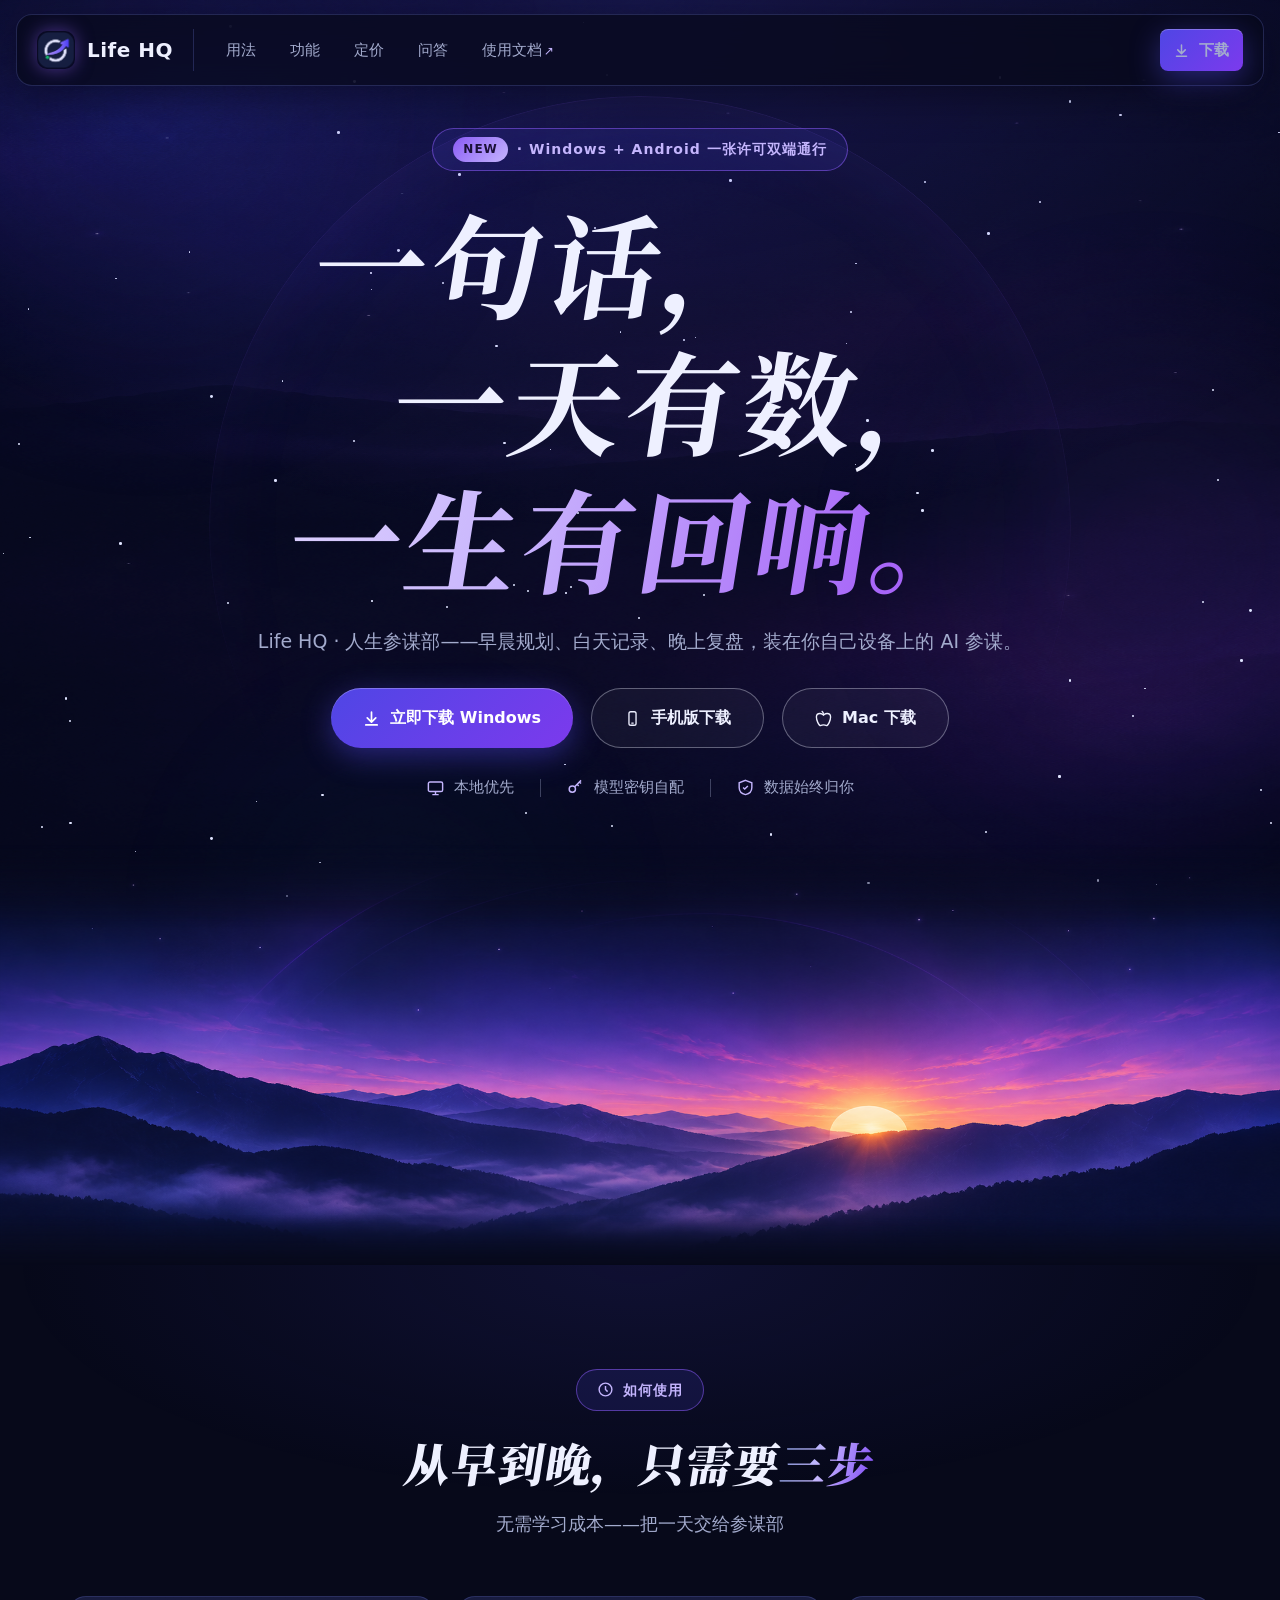
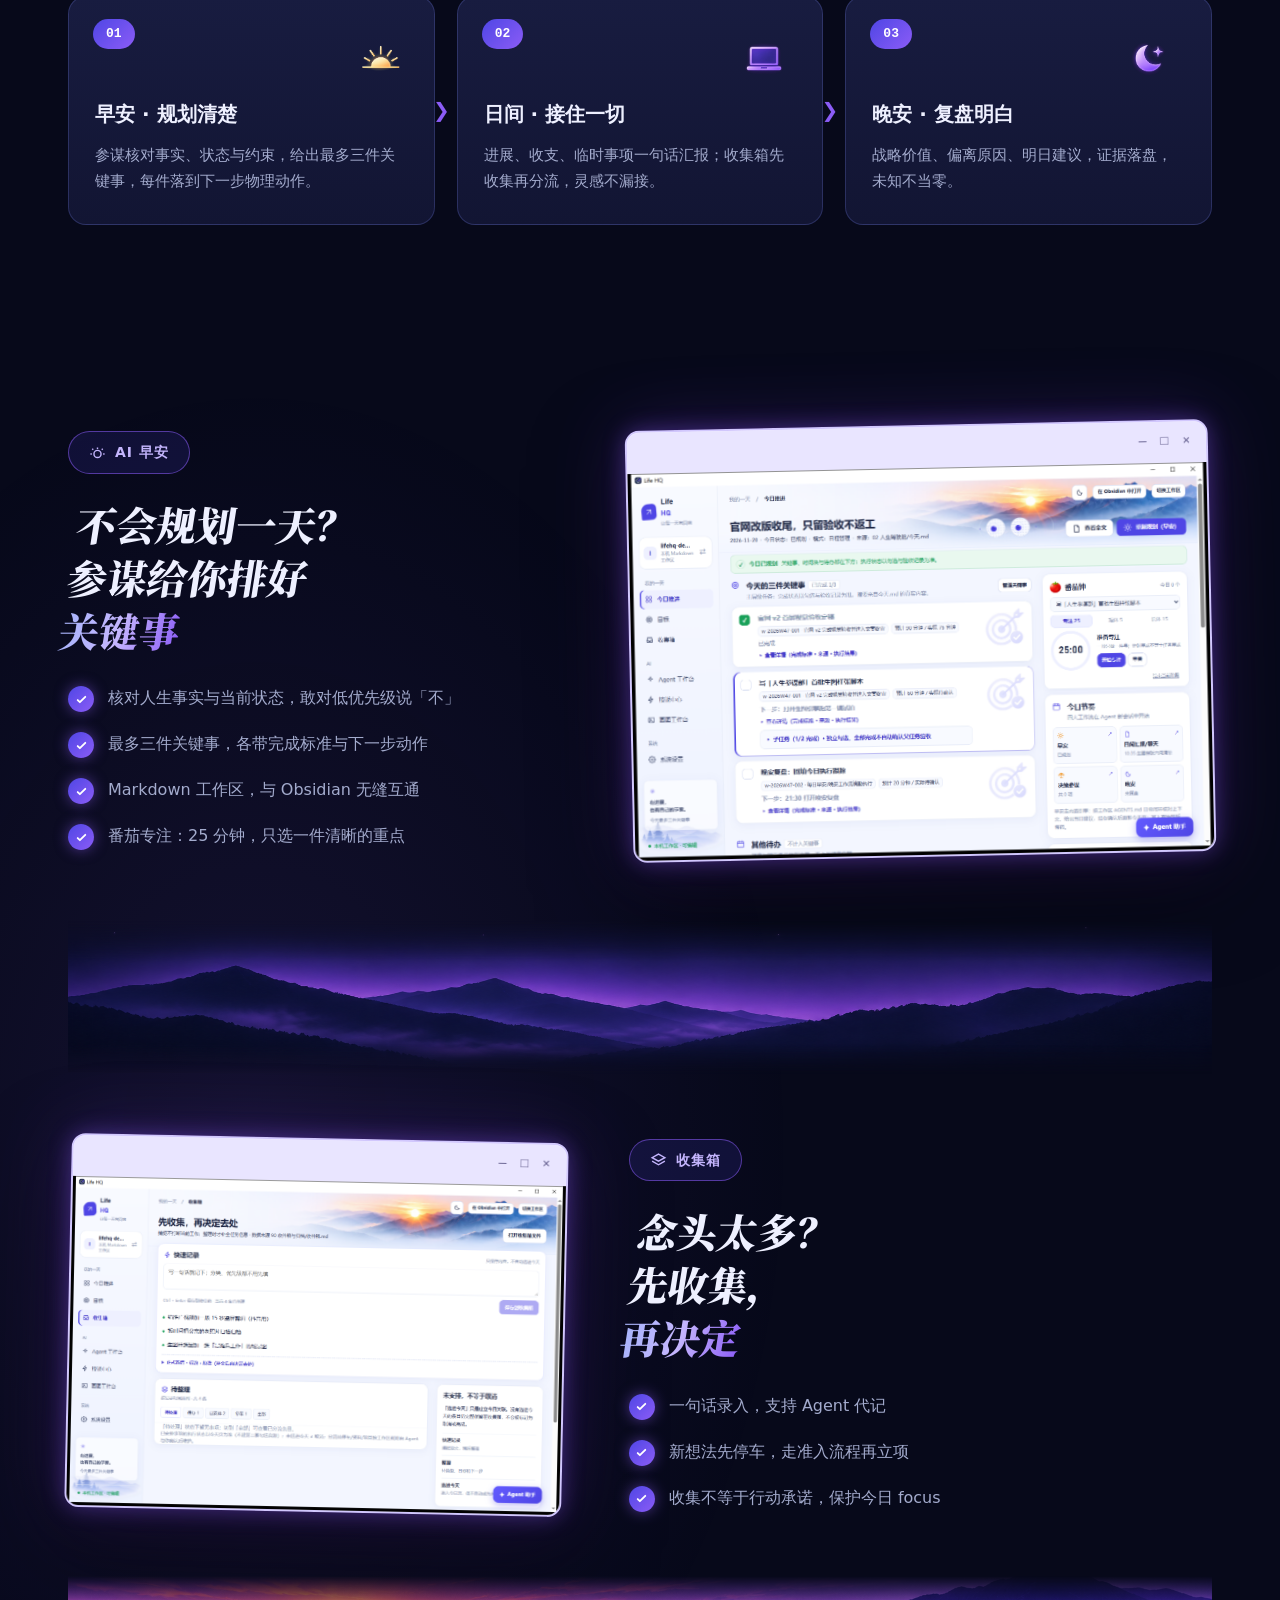
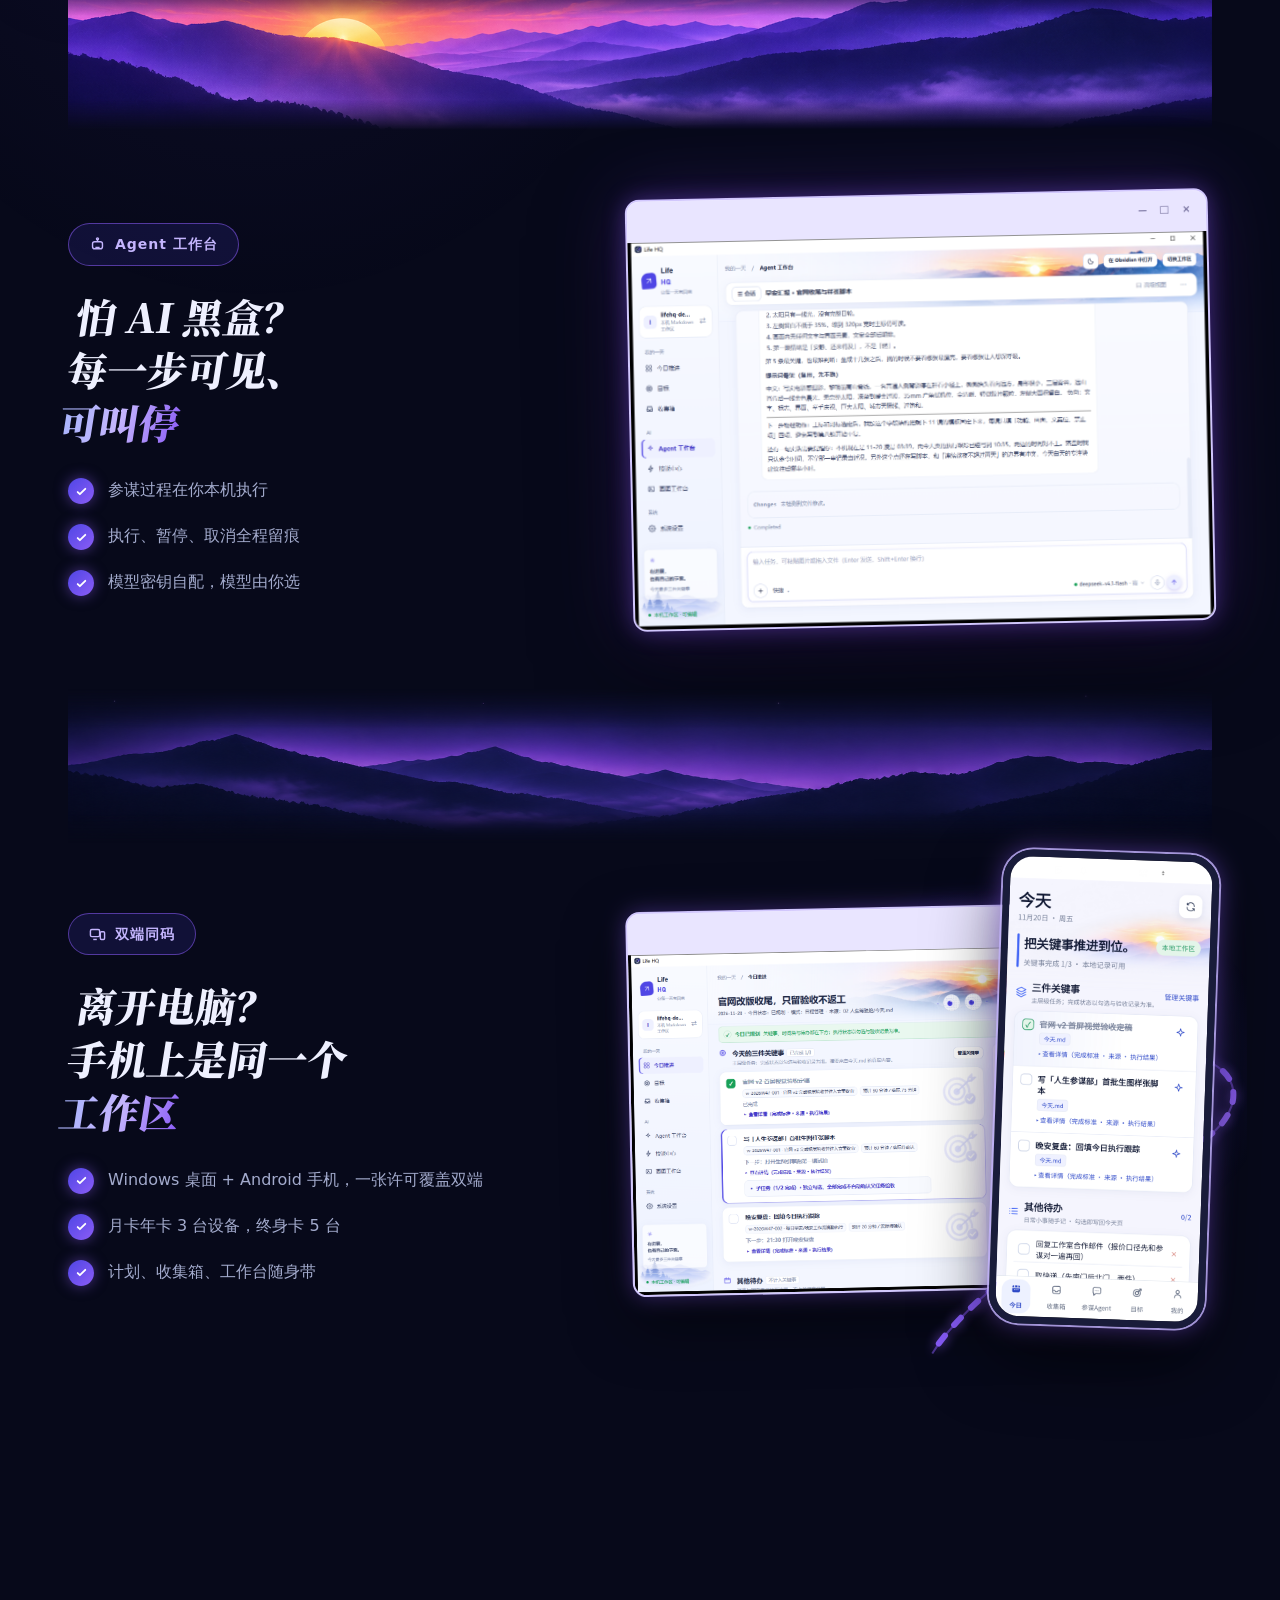
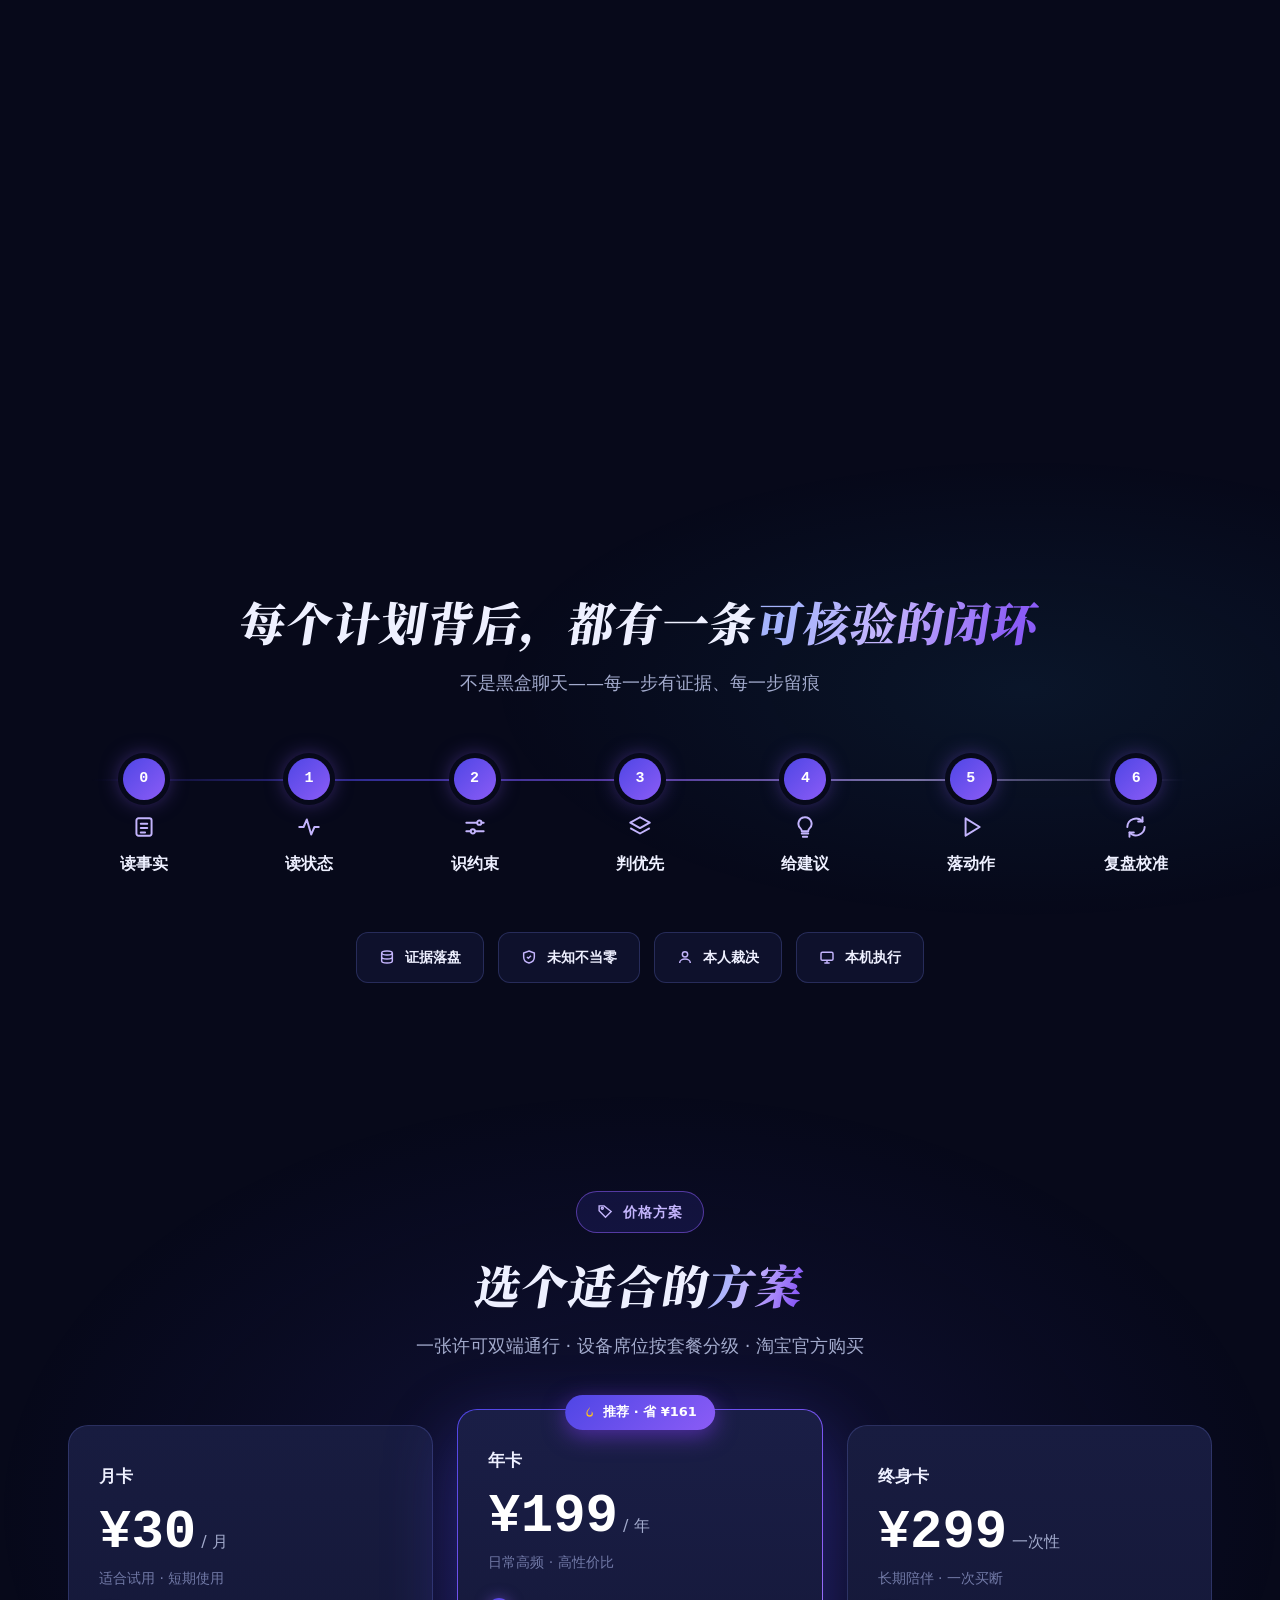
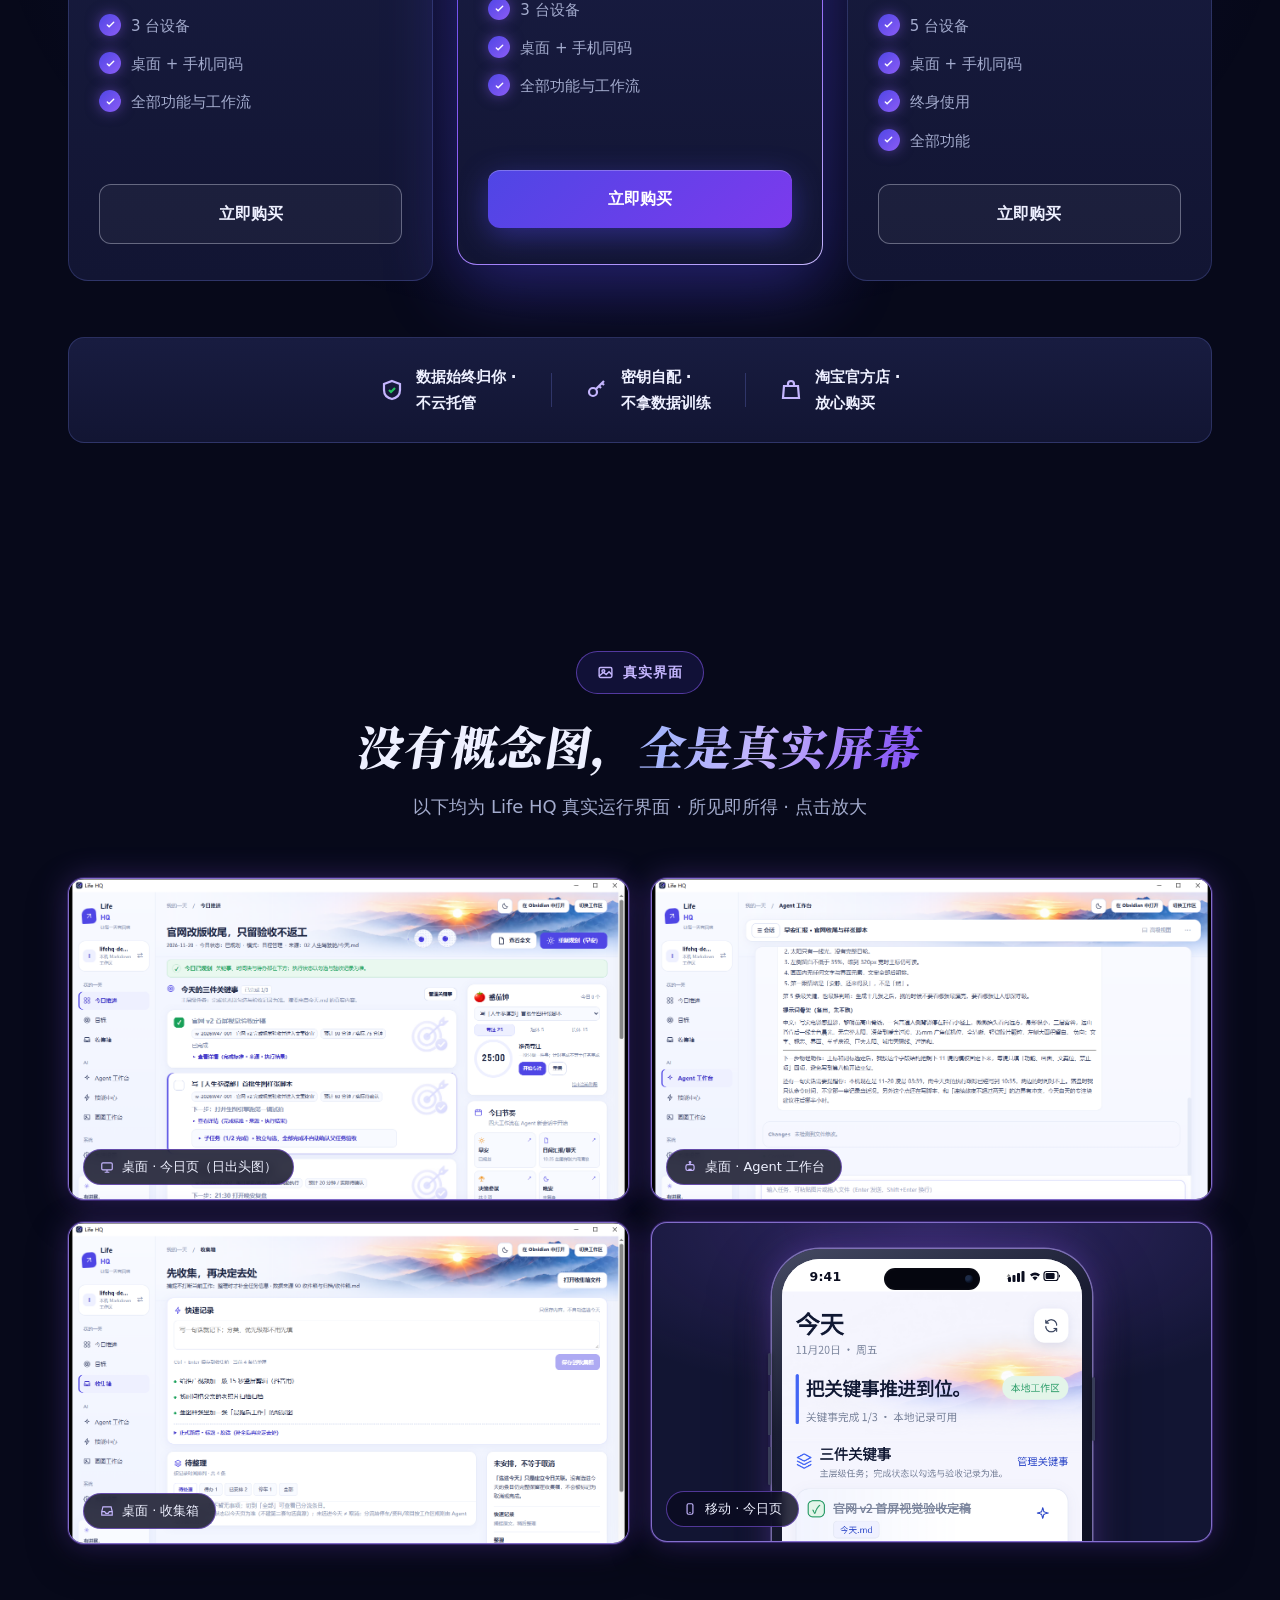
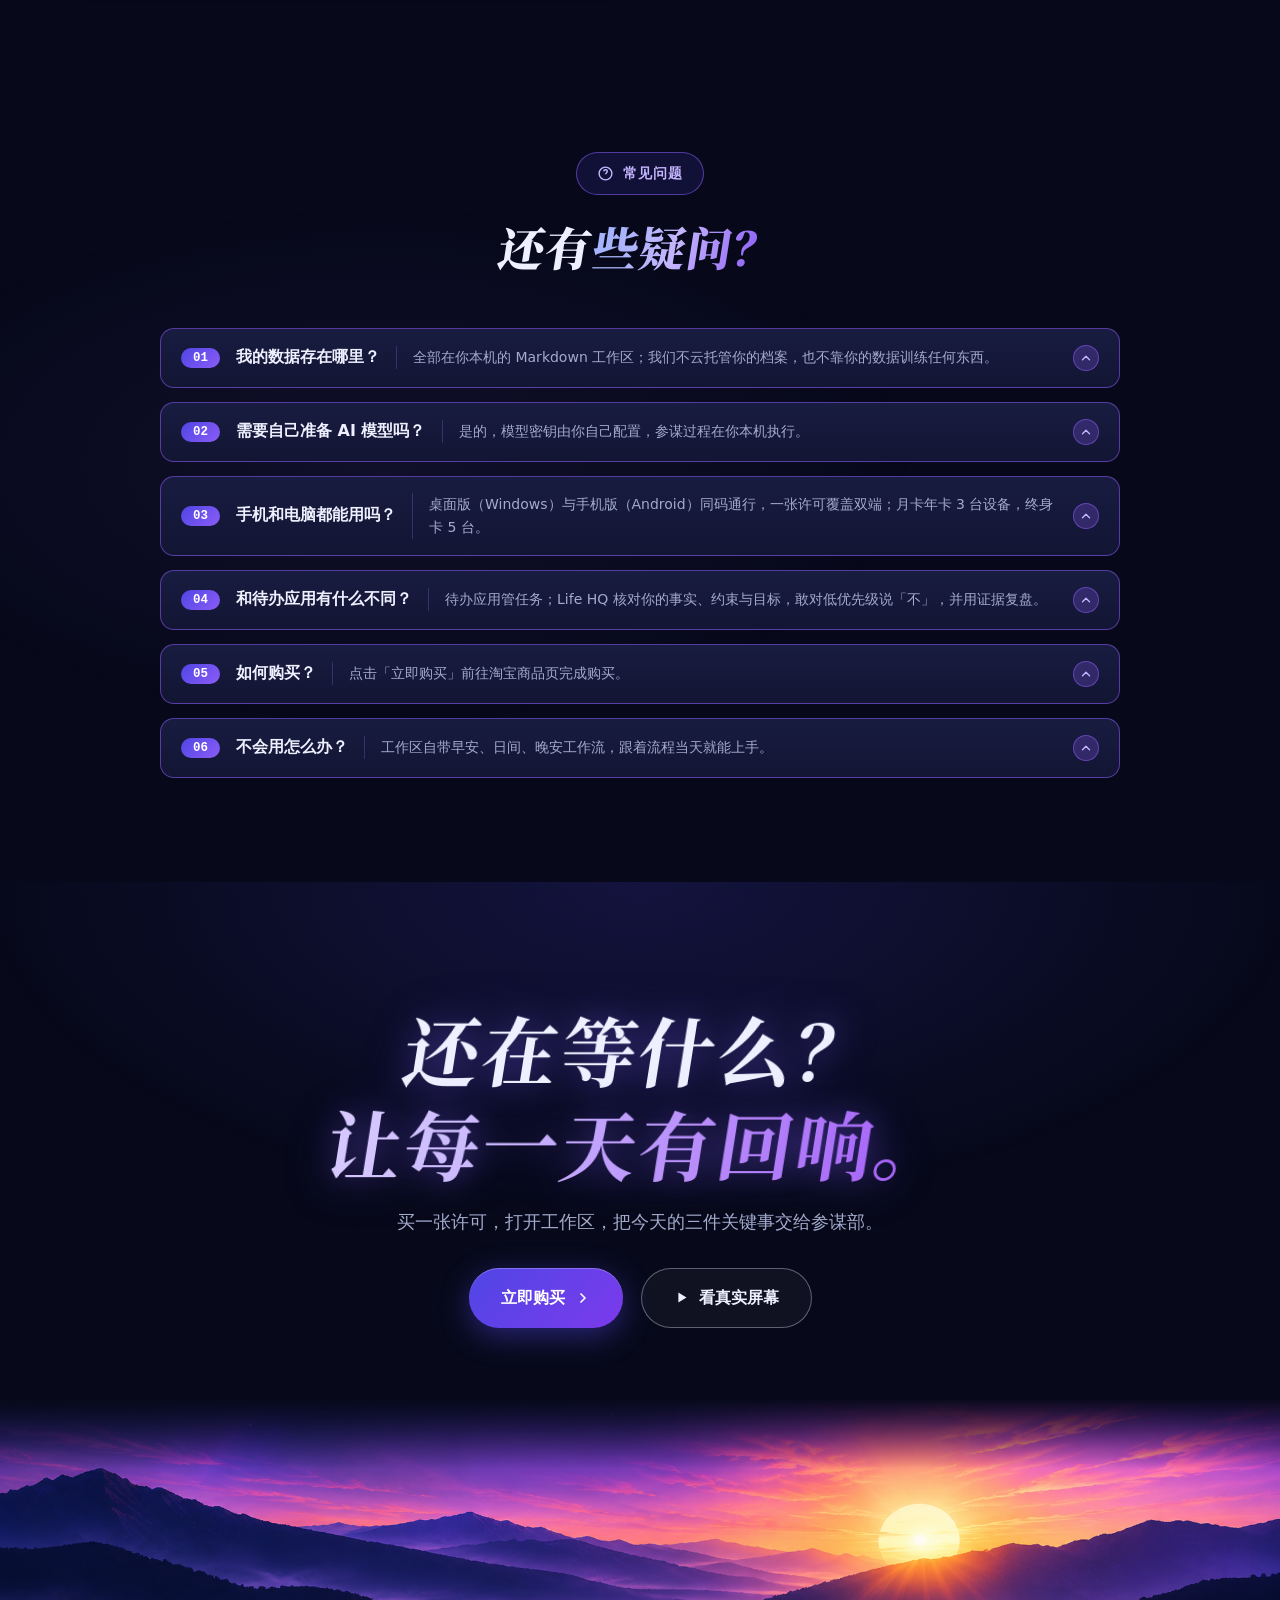
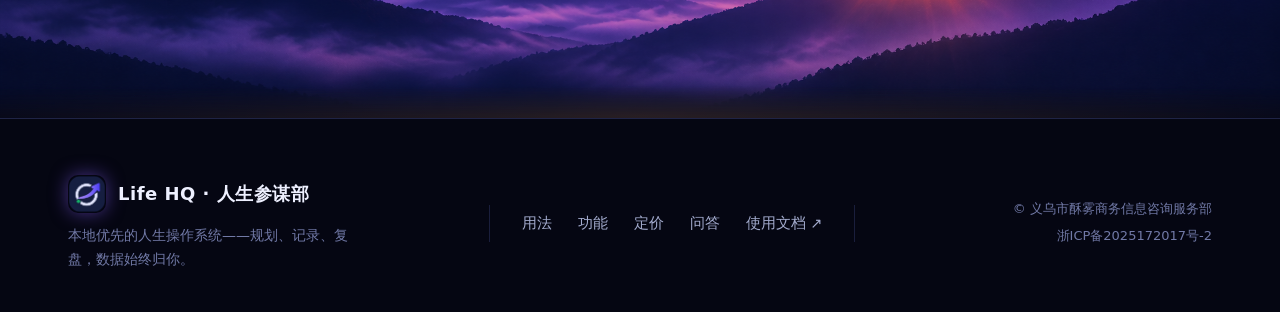
<file: index.html>
<!DOCTYPE html>
<html lang="zh-CN">
<head>
<meta charset="UTF-8" />
<meta name="viewport" content="width=device-width, initial-scale=1.0" />
<title>Life HQ · 人生参谋部 — 本地优先的 AI 人生操作系统</title>
<meta name="description" content="Life HQ · 人生参谋部：早晨规划、白天记录、晚上复盘。Windows 桌面 + Android 手机一张许可双端通行，模型密钥自配，数据始终归你。月卡 ¥30 / 年卡 ¥199 / 终身卡 ¥299。" />
<link rel="icon" type="image/png" href="assets/brand/lifehq-logo.png" />
<link rel="preconnect" href="https://fonts.googleapis.com" />
<link rel="preconnect" href="https://fonts.gstatic.com" crossorigin />
<link href="https://fonts.googleapis.com/css2?family=Noto+Serif+SC:wght@700;900&display=swap" rel="stylesheet" />
<style>
:root{
  --bg:#07091a; --bg2:#0b0e24; --surface:#121533; --surface2:#181c40;
  --line:rgba(129,140,248,.22); --line-strong:rgba(139,92,246,.55);
  --indigo:#4f46e5; --violet:#8b5cf6; --lav:#c4b5fd; --ice:#eef0ff;
  --muted:#a3abcd; --dim:#7179a6;
  --green:#22c55e; --amber:#fbbf24; --rose:#fb7185; --sky:#38bdf8; --sun:#ffd9a0;
  --serif:"LHQ Display Serif","Noto Serif SC","Source Han Serif SC","Songti SC",SimSun,serif;
  --sans:"PingFang SC","Microsoft YaHei","Noto Sans SC",system-ui,sans-serif;
  --mono:ui-monospace,"Cascadia Mono",Consolas,"JetBrains Mono",monospace;
  --nav-h:72px;
}
*{margin:0;padding:0;box-sizing:border-box}
html{scroll-behavior:smooth}
body{
  background:var(--bg); color:var(--ice); font-family:var(--sans);
  line-height:1.75; overflow-x:hidden; -webkit-font-smoothing:antialiased;
}
::selection{background:rgba(139,92,246,.45); color:#fff}
::-webkit-scrollbar{width:10px;height:10px}
::-webkit-scrollbar-track{background:var(--bg2)}
::-webkit-scrollbar-thumb{background:linear-gradient(180deg,var(--indigo),var(--violet));border-radius:8px;border:2px solid var(--bg2)}
::-webkit-scrollbar-thumb:hover{background:linear-gradient(180deg,var(--violet),var(--lav))}
*{scrollbar-width:thin;scrollbar-color:var(--indigo) var(--bg2)}
img{display:block;max-width:100%}
a{color:inherit;text-decoration:none}
button{font-family:inherit;cursor:pointer}
section{scroll-margin-top:calc(var(--nav-h) + 20px);position:relative}
.wrap{max-width:1200px;margin:0 auto;padding:0 28px;position:relative;z-index:2}

/* ---------- ambient layers ---------- */
.bg-art{position:fixed;inset:0;z-index:0;pointer-events:none;background:url("assets/art/a5-body-texture.png") center/100% 100% no-repeat;opacity:.55}
.aurora{position:fixed;inset:0;z-index:0;pointer-events:none;overflow:hidden}
.aurora i{position:absolute;border-radius:50%;filter:blur(90px);opacity:.32}
.aurora i:nth-child(1){width:60vw;height:60vw;left:-18vw;top:-22vw;background:radial-gradient(circle,rgba(79,70,229,.34),transparent 65%);animation:drift1 26s ease-in-out infinite alternate}
.aurora i:nth-child(2){width:52vw;height:52vw;right:-16vw;top:24vh;background:radial-gradient(circle,rgba(139,92,246,.26),transparent 65%);animation:drift2 32s ease-in-out infinite alternate}
.aurora i:nth-child(3){width:46vw;height:46vw;left:8vw;bottom:-24vw;background:radial-gradient(circle,rgba(56,189,248,.14),transparent 65%);animation:drift1 38s ease-in-out infinite alternate-reverse}
@keyframes drift1{from{transform:translate3d(0,0,0) scale(1)}to{transform:translate3d(6vw,4vh,0) scale(1.12)}}
@keyframes drift2{from{transform:translate3d(0,0,0) scale(1.08)}to{transform:translate3d(-5vw,-5vh,0) scale(.94)}}
.grain{position:fixed;inset:0;z-index:1;pointer-events:none;opacity:.055;mix-blend-mode:overlay;
  background-image:url("data:image/svg+xml,%3Csvg xmlns='http://www.w3.org/2000/svg' width='160' height='160'%3E%3Cfilter id='n'%3E%3CfeTurbulence type='fractalNoise' baseFrequency='0.9' numOctaves='2'/%3E%3C/filter%3E%3Crect width='160' height='160' filter='url(%23n)'/%3E%3C/svg%3E")}
.stars{position:fixed;inset:0;z-index:0;pointer-events:none}
.stars b{position:absolute;border-radius:50%;background:#dfe4ff;animation:twinkle 4s ease-in-out infinite}
@keyframes twinkle{0%,100%{opacity:.15;transform:scale(.8)}50%{opacity:.85;transform:scale(1.15)}}

/* ---------- nav ---------- */
.nav{position:fixed;top:14px;left:0;right:0;margin:0 auto;width:min(1280px,calc(100% - 32px));height:var(--nav-h);z-index:50;
  background:rgba(7,9,26,.72);backdrop-filter:blur(14px);-webkit-backdrop-filter:blur(14px);
  border:1px solid var(--line);border-radius:16px;box-shadow:0 12px 40px rgba(0,0,0,.35);transition:border-color .3s,background .3s}
.nav.scrolled{border-color:var(--line-strong);background:rgba(7,9,26,.9)}
.nav-in{height:100%;padding:0 20px;display:flex;align-items:center;gap:20px}
.brand{display:flex;align-items:center;gap:12px;font-weight:800;font-size:20px;letter-spacing:.5px}
.brand img{width:38px;height:38px;border-radius:10px;box-shadow:0 0 18px rgba(139,92,246,.5)}
.nav-links{display:flex;align-items:center;gap:6px;flex:1;min-width:0;border-left:1px solid rgba(129,140,248,.22);padding-left:18px}
.nav-links a{position:relative;padding:8px 14px;font-size:15px;color:var(--muted);border-radius:8px;transition:color .25s,background .25s}
.nav-links a:hover{color:var(--ice);background:rgba(139,92,246,.12)}
.nav-links a.active{color:var(--ice)}
.nav-links a.active::after{content:"";position:absolute;left:14px;right:14px;bottom:2px;height:2px;border-radius:2px;background:linear-gradient(90deg,var(--indigo),var(--lav));box-shadow:0 0 10px rgba(139,92,246,.8)}
.nav-links a .ext{font-size:12px;color:var(--lav);margin-left:2px}
.nav-buy{margin-left:auto}
.burger{display:none;margin-left:auto;width:42px;height:42px;border:1px solid var(--line);border-radius:10px;background:rgba(18,21,51,.7);color:var(--ice);font-size:18px;line-height:1}
.mobile-panel{display:none}
@media (max-width:940px){
  .nav-links{display:none}
  .burger{display:block}
  .nav-buy{margin-left:0}
  .mobile-panel{display:block;position:fixed;top:calc(var(--nav-h) + 20px);left:16px;right:16px;z-index:49;
    background:var(--bg);border:1px solid transparent;border-radius:16px;box-shadow:0 24px 48px rgba(0,0,0,.55);
    max-height:0;overflow:hidden;transition:max-height .4s ease,border-color .3s}
  .mobile-panel.open{max-height:420px;border-color:var(--line)}
  .mobile-panel a{display:block;padding:15px 28px;font-size:16px;color:var(--muted);border-top:1px solid rgba(129,140,248,.12)}
  .mobile-panel a:first-child{border-top:0}
  .mobile-panel a:hover,.mobile-panel a.active{color:var(--ice);background:rgba(139,92,246,.1)}
}

/* ---------- buttons / pills ---------- */
.btn{display:inline-flex;align-items:center;justify-content:center;gap:10px;border:0;border-radius:999px;
  font-size:16px;font-weight:700;padding:15px 32px;transition:transform .2s,box-shadow .25s,filter .25s,border-color .25s,background .25s}
.btn:active{transform:scale(.97)}
.btn-primary{background:linear-gradient(135deg,var(--indigo),#7c3aed);color:#fff;
  box-shadow:0 8px 30px rgba(79,70,229,.45),inset 0 1px 0 rgba(255,255,255,.25)}
.btn-primary:hover{transform:translateY(-2px);filter:brightness(1.12);box-shadow:0 14px 40px rgba(124,58,237,.55)}
.btn-ghost{background:rgba(238,240,255,.04);color:var(--ice);border:1px solid rgba(238,240,255,.35)}
.btn-ghost:hover{border-color:var(--lav);background:rgba(139,92,246,.14);transform:translateY(-2px)}
.btn:focus-visible,.qa-h:focus-visible,.shot:focus-visible,a:focus-visible{outline:2px solid var(--lav);outline-offset:3px}
.btn-sm{padding:10px 24px;font-size:14px}
.pill{display:inline-flex;align-items:center;gap:9px;padding:8px 20px;border-radius:999px;
  border:1px solid var(--line-strong);background:rgba(79,70,229,.14);color:var(--lav);
  font-size:14px;font-weight:700;letter-spacing:1px}
.pill svg{width:17px;height:17px}
.pill .new{background:linear-gradient(135deg,var(--violet),var(--lav));color:#1b1038;font-size:12px;font-weight:900;padding:2px 10px;border-radius:999px;letter-spacing:1px}

/* ---------- typography ---------- */
.eyebrow{display:flex;justify-content:center;margin-bottom:22px}
@font-face{font-family:"LHQ Display Serif";src:url("assets/fonts/lhq-display-serif.woff") format("woff");font-weight:100 900;font-style:normal;font-display:swap}
.h-serif{font-family:var(--serif);font-weight:900;line-height:1.28;letter-spacing:1px}
h2.h-serif:not(.cta-title),.fcopy h3{transform:skewX(-9deg)}
.h2{font-size:clamp(30px,4.4vw,46px);text-align:center}
.h2 .accent{background:linear-gradient(100deg,#a5b4fc 10%,var(--lav) 45%,var(--violet) 90%);
  -webkit-background-clip:text;background-clip:text;color:transparent}
.h1 .accent,.cta-title .accent{background:linear-gradient(97deg,#ede8ff 0%,#c9b6fd 38%,#a765f8 72%,#9a4df2 100%);
  -webkit-background-clip:text;background-clip:text;color:transparent}
.sub{color:var(--muted);text-align:center;font-size:clamp(15px,1.6vw,18px);margin-top:16px}
.sr-only{position:absolute;width:1px;height:1px;margin:-1px;padding:0;overflow:hidden;clip:rect(0 0 0 0);white-space:nowrap;border:0}
.h1{font-size:clamp(44px,8.8vw,122px);margin:20px 0 0;line-height:1.22;letter-spacing:.03em;font-weight:700}
.h1 span{display:block;transform:skewX(-9deg)}
.h1 span:nth-child(1){transform:translateX(-8%) skewX(-9deg)}
.h1 span:nth-child(2){transform:translateX(4%) skewX(-9deg)}
@media (max-width:640px){.h1 span:nth-child(1),.h1 span:nth-child(2){transform:skewX(-9deg)}}

/* ---------- hero ---------- */
.hero{position:relative;padding:calc(var(--nav-h) + 56px) 0 0;overflow:hidden;text-align:center;
  background:radial-gradient(120% 70% at 50% 0%,rgba(79,70,229,.22),transparent 60%)}
.hero::before{content:"";position:absolute;left:50%;top:96px;translate:-50% 0;width:min(88vw,860px);aspect-ratio:1;
  border-radius:50%;border:1px solid rgba(139,92,246,.15);box-shadow:inset 0 0 90px rgba(139,92,246,.10);pointer-events:none;
  -webkit-mask-image:linear-gradient(180deg,#000 0%,transparent 76%);mask-image:linear-gradient(180deg,#000 0%,transparent 76%)}
.hero .wrap{padding-bottom:0}
.hero-sub{margin:20px auto 0;color:var(--muted);font-size:clamp(15px,1.8vw,19px)}
.hero-cta{display:flex;gap:18px;justify-content:center;flex-wrap:wrap;margin-top:30px}
.dl-wrap{position:relative;display:inline-flex}
.dl-pop{position:absolute;top:calc(100% + 12px);left:50%;translate:-50% 8px;z-index:70;display:flex;align-items:center;gap:16px;
  width:368px;padding:14px 20px 14px 14px;background:#e9f9ef;border:1px solid #d2eede;border-radius:14px;
  box-shadow:0 22px 60px rgba(3,8,18,.5);opacity:0;visibility:hidden;pointer-events:none;
  transition:opacity .22s ease,translate .22s ease,visibility .22s}
.dl-wrap.open .dl-pop{opacity:1;visibility:visible;translate:-50% 0;pointer-events:auto}
.dl-wrap.above .dl-pop{top:auto;bottom:calc(100% + 12px);translate:-50% -8px}
.dl-wrap.above.open .dl-pop{translate:-50% 0}
.dl-wrap.above .dl-pop::before{top:auto;bottom:-6.5px;transform:rotate(225deg)}
.dl-pop::before{content:"";position:absolute;top:-6.5px;left:50%;translate:-50% 0;width:12px;height:12px;background:#e9f9ef;
  border-left:1px solid #d2eede;border-top:1px solid #d2eede;transform:rotate(45deg)}
.dl-qr{flex:0 0 auto;background:#fff;border-radius:10px;padding:8px;box-shadow:0 2px 12px rgba(28,64,46,.14)}
.dl-qr img{display:block;width:148px;height:148px}
.dl-txt{display:flex;flex-direction:column;gap:6px;min-width:0}
.dl-txt strong{color:#20262e;font-size:16px;font-weight:700;letter-spacing:.02em}
.dl-txt small{color:#7b8794;font-size:12.5px;line-height:1.65}
@media (pointer:coarse){.dl-pop{display:none}}
@media (max-width:420px){.dl-pop{width:320px}.dl-qr img{width:120px;height:120px}}
.trust{display:flex;justify-content:center;align-items:center;gap:0;flex-wrap:wrap;margin:26px 0 0;color:var(--muted);font-size:15px}
.trust span{display:inline-flex;align-items:center;gap:9px;padding:0 26px}
.trust span + span{position:relative}
.trust span + span::before{content:"";position:absolute;left:0;top:50%;translate:0 -50%;width:1px;height:18px;background:rgba(163,171,205,.35)}
.trust svg{width:19px;height:19px;color:var(--lav)}
.hero-scene{position:relative;margin-top:44px;height:clamp(220px,34vw,420px)}
.hero-scene img{position:absolute;inset:0;width:100%;height:100%;object-fit:cover;object-position:68% 100%;
  -webkit-mask-image:linear-gradient(180deg,transparent 0,#000 20%,#000 88%,transparent 100%);
  mask-image:linear-gradient(180deg,transparent 0,#000 20%,#000 88%,transparent 100%);will-change:transform}
@media (max-width:640px){.trust span{padding:6px 14px}.trust span + span::before{display:none}}

/* ---------- sections base ---------- */
.sec{padding:104px 0}
.sec-tint{position:absolute;inset:0;pointer-events:none;z-index:0}
#how .sec-tint{background:radial-gradient(70% 50% at 50% 0%,rgba(79,70,229,.12),transparent 70%)}
#features{overflow-x:clip}
#features .sec-tint{background:radial-gradient(60% 40% at 20% 30%,rgba(139,92,246,.1),transparent 70%)}
#loop .sec-tint{background:radial-gradient(60% 50% at 80% 40%,rgba(56,189,248,.07),transparent 70%)}
#pricing .sec-tint{background:radial-gradient(70% 55% at 50% 40%,rgba(79,70,229,.14),transparent 72%)}
#faq .sec-tint{background:radial-gradient(60% 45% at 30% 50%,rgba(139,92,246,.08),transparent 70%)}

/* ---------- steps ---------- */
.steps{display:grid;grid-template-columns:repeat(3,1fr);gap:22px;margin-top:56px}
.step{position:relative;background:linear-gradient(180deg,var(--surface2),var(--surface));
  border:1px solid var(--line);border-radius:18px;padding:30px 26px;transition:transform .3s,border-color .3s,box-shadow .3s}
.step:hover{transform:translateY(-6px);border-color:var(--line-strong);box-shadow:0 18px 50px rgba(79,70,229,.28)}
.step .num{position:absolute;top:22px;left:24px;font-family:var(--mono);font-size:13px;font-weight:700;
  color:#fff;background:linear-gradient(135deg,var(--indigo),var(--violet));padding:4px 13px;border-radius:999px}
.step .ico{display:flex;justify-content:flex-end;height:56px;margin-bottom:14px}
.step .ico svg{width:52px;height:52px}
.step .glyph{width:64px;height:64px;background:url("assets/art/a8-step-glyphs.png") 0 0/300% 100% no-repeat;transition:transform .3s,filter .3s}
.step:hover .glyph{transform:scale(1.07);filter:drop-shadow(0 0 10px rgba(139,92,246,.5))}
.step .h2{background-position:50% 0}.step .h3{background-position:100% 0}
.step h3{font-size:20px;font-weight:800;margin-bottom:10px}
.step p{color:var(--muted);font-size:15px}
.step .arrow{position:absolute;right:-16px;top:50%;transform:translateY(-50%);color:var(--violet);z-index:3;font-size:20px}
@media (max-width:940px){.steps{grid-template-columns:1fr}.step .arrow{display:none}}

/* ---------- feature blocks ---------- */
.fblock{display:grid;grid-template-columns:.92fr 1.08fr;gap:64px;align-items:center;padding:56px 0}
.fblock.flip .fcopy{order:2}
.fblock.flip .fvisual{order:1}
.fcopy .pill{margin-bottom:24px}
.fcopy h3{font-family:var(--serif);font-weight:900;font-size:clamp(28px,3.6vw,40px);line-height:1.32}
.fcopy h3 .accent{background:linear-gradient(100deg,#a5b4fc,var(--lav),var(--violet));-webkit-background-clip:text;background-clip:text;color:transparent}
.flist{list-style:none;margin-top:28px;display:flex;flex-direction:column;gap:18px}
.flist li{display:flex;gap:14px;align-items:flex-start;color:var(--muted);font-size:16px}
.flist .ck,.plan .ck{flex:0 0 26px;width:26px;height:26px;margin-top:2px;border-radius:50%;
  background:linear-gradient(135deg,var(--indigo),var(--violet));display:inline-flex;align-items:center;justify-content:center;
  box-shadow:0 0 14px rgba(139,92,246,.5)}
.flist .ck svg,.plan .ck svg{width:13px;height:13px;color:#fff}
.window{border-radius:14px;overflow:hidden;background:#f4f2ff;border:2px solid rgba(196,181,253,.7);
  box-shadow:0 0 22px rgba(139,92,246,.38),0 0 70px rgba(124,58,237,.25),0 34px 90px rgba(0,0,0,.55);
  transform:rotate(-1.2deg);transition:transform .45s cubic-bezier(.2,.7,.2,1),box-shadow .45s}
.fblock.flip .window{transform:rotate(1.2deg)}
.window:hover{transform:rotate(0) scale(1.015);box-shadow:0 0 0 1px rgba(139,92,246,.5),0 0 90px rgba(124,58,237,.5),0 40px 100px rgba(0,0,0,.6)}
.window .chrome{display:flex;align-items:center;justify-content:flex-end;gap:14px;padding:9px 16px;
  background:#e9e5ff;color:#5b5687;font-size:13px;font-family:var(--mono)}
.window img{width:100%;height:auto}
.duo{position:relative;padding-right:70px}
.duo::before{content:"";position:absolute;inset:-14% -6%;z-index:0;pointer-events:none;
  background:radial-gradient(58% 58% at 64% 44%,rgba(79,70,229,.30),transparent 70%)}
.duo .window{position:relative;z-index:1;border:2px solid rgba(196,181,253,.7);
  box-shadow:0 0 22px rgba(139,92,246,.38),0 24px 60px rgba(0,0,0,.5)}
.duo .phone{position:absolute;right:0;bottom:-34px;width:216px;border-radius:30px;border:7px solid #191c3a;
  overflow:hidden;z-index:3;box-shadow:0 0 0 2px rgba(196,181,253,.8),0 0 26px rgba(139,92,246,.5),0 30px 70px rgba(0,0,0,.6);
  transform:rotate(2deg);transition:transform .45s}
.duo:hover .phone{transform:rotate(0) translateY(-6px)}
.duo .phone img{width:100%;height:auto;display:block}
.duo-ribbon{position:absolute;inset:0;z-index:2;width:100%;height:100%;pointer-events:none;overflow:visible;
  filter:drop-shadow(0 0 6px rgba(139,92,246,.75))}
.duo-ribbon .flow{animation:ribflow 5.5s linear infinite}
@keyframes ribflow{to{stroke-dashoffset:-48}}
@media (prefers-reduced-motion: reduce){.duo-ribbon .flow{animation:none}}
@media (max-width:940px){
  .fblock{grid-template-columns:1fr;gap:36px;padding:40px 0}
  .fblock.flip .fcopy{order:1}.fblock.flip .fvisual{order:2}
  .duo{padding-right:40px;margin-top:132px}.duo .phone{width:160px;bottom:-20px}
}
.ridge{position:relative;display:block;width:100%;height:clamp(90px,12vw,170px);margin:8px 0;overflow:hidden}
.ridge img{position:absolute;inset:0;width:100%;height:100%;object-fit:cover;object-position:50% 62%;
  -webkit-mask-image:linear-gradient(180deg,transparent 0,#000 26%,#000 80%,transparent 100%);
  mask-image:linear-gradient(180deg,transparent 0,#000 26%,#000 80%,transparent 100%)}
.ridge.flip img{transform:scaleX(-1)}

/* ---------- workspace grid ---------- */
.wgrid{display:grid;grid-template-columns:repeat(3,1fr);gap:22px;margin-top:56px}
.wcard{background:linear-gradient(180deg,var(--surface2),var(--surface));border:1px solid var(--line);
  border-radius:16px;padding:24px 26px;display:flex;flex-direction:row;align-items:center;gap:18px;
  transition:transform .3s,border-color .3s,box-shadow .3s}
.wcard:hover{transform:translateY(-5px);border-color:var(--line-strong);box-shadow:0 16px 46px rgba(79,70,229,.26)}
.wcard .ico{display:block;flex:0 0 56px;width:56px;height:56px;margin:0}
.wcard .wtxt{display:flex;flex-direction:column;gap:4px;min-width:0}
.wcard .glyph{background:url("assets/art/a7-workspace-glyphs.png") 0 0/300% 200% no-repeat;transition:transform .3s,filter .3s}
.wcard:hover .glyph{transform:scale(1.07);filter:drop-shadow(0 0 10px rgba(139,92,246,.55))}
.wcard .g2{background-position:50% 0}.wcard .g3{background-position:100% 0}
.wcard .g4{background-position:0 100%}.wcard .g5{background-position:50% 100%}.wcard .g6{background-position:100% 100%}
.wcard h4{font-size:19px;font-weight:800}
.wcard p{color:var(--muted);font-size:15px}
@media (max-width:940px){.wgrid{grid-template-columns:repeat(2,1fr)}}
@media (max-width:600px){.wgrid{grid-template-columns:1fr}}

/* ---------- loop ---------- */
.loop{list-style:none;display:grid;grid-template-columns:repeat(7,1fr);gap:14px;margin-top:60px;position:relative}
.loop::before{content:"";position:absolute;left:2%;right:2%;top:21px;height:2px;
  background:linear-gradient(90deg,transparent,var(--indigo),var(--violet),var(--lav),transparent);opacity:.6}
.loop li{position:relative;text-align:center;padding:0 4px}
.loop .n{position:relative;z-index:1;width:42px;height:42px;margin:0 auto 14px;border-radius:50%;
  display:flex;align-items:center;justify-content:center;font-family:var(--mono);font-weight:700;font-size:15px;color:#fff;
  background:linear-gradient(135deg,var(--indigo),var(--violet));box-shadow:0 0 0 5px var(--bg),0 0 22px rgba(139,92,246,.6)}
.loop h5{font-size:16px;font-weight:800;margin-bottom:6px}
.loop .ic{display:flex;justify-content:center;margin:0 0 10px;color:var(--lav)}
.loop .ic svg{width:26px;height:26px}
.chips{display:flex;justify-content:center;gap:14px;flex-wrap:wrap;margin-top:48px}
.chip{display:inline-flex;align-items:center;gap:10px;padding:12px 22px;border-radius:12px;font-size:14px;font-weight:600;
  border:1px solid var(--line);background:rgba(18,21,51,.75);color:var(--ice)}
.chip svg{width:16px;height:16px;color:var(--lav)}
@media (max-width:940px){
  .loop{display:flex;overflow-x:auto;gap:18px;padding:6px 4px 18px;scroll-snap-type:x mandatory}
  .loop::before{left:0;right:0;width:100%}
  .loop li{flex:0 0 150px;scroll-snap-align:start}
}

/* ---------- pricing ---------- */
.plans{display:grid;grid-template-columns:repeat(3,1fr);gap:24px;margin-top:64px;align-items:stretch}
.plan{position:relative;display:flex;flex-direction:column;background:linear-gradient(180deg,var(--surface2),var(--surface));
  border:1px solid var(--line);border-radius:20px;padding:36px 30px;transition:transform .3s,box-shadow .3s,border-color .3s}
.plan:hover{transform:translateY(-6px);border-color:var(--line-strong);box-shadow:0 20px 60px rgba(79,70,229,.3)}
.plan.featured{border:1px solid transparent;transform:translateY(-16px);
  background:linear-gradient(180deg,#1a1e46,#121533) padding-box,linear-gradient(150deg,var(--indigo),var(--violet),var(--lav)) border-box;
  box-shadow:0 24px 70px rgba(79,70,229,.4)}
.plan.featured:hover{transform:translateY(-22px)}
.plan .badge{position:absolute;top:-15px;left:50%;transform:translateX(-50%);white-space:nowrap;
  display:inline-flex;align-items:center;gap:7px;padding:6px 18px;border-radius:999px;font-size:13px;font-weight:800;color:#fff;
  background:linear-gradient(135deg,var(--indigo),var(--violet));box-shadow:0 6px 22px rgba(124,58,237,.55)}
.plan .tier{font-size:17px;font-weight:800;color:var(--ice)}
.plan .price{font-family:var(--mono);font-size:54px;font-weight:700;line-height:1.15;margin:10px 0 2px;color:#fff}
.plan .price small{font-size:16px;color:var(--muted);font-weight:500;font-family:var(--sans)}
.plan .for{color:var(--dim);font-size:14px;margin-bottom:22px}
.plan ul{list-style:none;display:flex;flex-direction:column;gap:12px;margin-bottom:30px}
.plan li{display:flex;gap:10px;align-items:flex-start;color:var(--muted);font-size:15px}
.plan .ck{flex:0 0 22px;width:22px;height:22px;margin-top:1px}
.plan .ck svg{width:11px;height:11px}
.plan .btn{margin-top:auto;width:100%;border-radius:12px}
.plan .badge svg{color:var(--amber)}
.assure{display:flex;justify-content:center;align-items:center;flex-wrap:wrap;margin-top:56px;
  border:1px solid var(--line);border-radius:16px;background:linear-gradient(180deg,var(--surface2),var(--surface));padding:20px 12px}
.assure .chip{border:0;background:none;padding:6px 34px;border-radius:0;color:var(--ice);font-size:15px;gap:12px}
.assure .chip svg{width:24px;height:24px}
.assure .chip + .chip{position:relative}
.assure .chip + .chip::before{content:"";position:absolute;left:0;top:50%;translate:0 -50%;width:1px;height:34px;background:rgba(129,140,248,.25)}
@media (max-width:760px){.assure{flex-direction:column;align-items:flex-start;gap:14px;padding:20px 22px}.assure .chip{padding:0}.assure .chip + .chip::before{display:none}}
@media (max-width:940px){.plans{grid-template-columns:1fr;max-width:460px;margin-left:auto;margin-right:auto}.plan.featured{transform:none}.plan.featured:hover{transform:translateY(-6px)}}

/* ---------- shots ---------- */
.shots{display:grid;grid-template-columns:repeat(2,1fr);gap:22px;margin-top:56px}
.shot{position:relative;border:1.5px solid rgba(167,139,250,.75);border-radius:16px;overflow:hidden;background:var(--surface);cursor:zoom-in;
  box-shadow:0 0 0 1px rgba(139,92,246,.28),0 0 30px rgba(139,92,246,.3),0 14px 40px rgba(4,6,18,.45);transition:transform .3s,border-color .3s,box-shadow .3s;padding:0;text-align:left}
.shot:hover{transform:translateY(-5px);border-color:var(--lav);box-shadow:0 0 0 1px rgba(139,92,246,.4),0 16px 46px rgba(139,92,246,.45)}
.shot img{width:100%;height:320px;object-fit:cover;object-position:top}
.shot figcaption{position:absolute;left:14px;bottom:14px;display:inline-flex;align-items:center;gap:8px;padding:8px 16px;
  border-radius:999px;background:rgba(10,12,32,.82);border:1px solid var(--line-strong);color:var(--ice);font-size:13px;
  backdrop-filter:blur(6px);-webkit-backdrop-filter:blur(6px)}
.shot figcaption svg{width:14px;height:14px;color:var(--lav)}
@media (max-width:600px){.shots{grid-template-columns:1fr}.shot img{height:230px}}
.shot-mobile{height:320px;background:radial-gradient(120% 90% at 50% 0%,rgba(139,92,246,.26),transparent 62%),var(--surface)}
.pframe{position:absolute;left:50%;top:26px;translate:-50% 0;width:min(320px,78%);aspect-ratio:9/19.5;padding:10px;border-radius:48px;
  background:linear-gradient(155deg,#454a63 0%,#1a1d33 22%,#0b0e20 60%);
  box-shadow:0 0 0 1.5px rgba(196,181,253,.5),0 0 34px rgba(139,92,246,.4),0 24px 60px rgba(0,0,0,.55)}
.pside{position:absolute;width:3px;border-radius:2px;background:#383d58;box-shadow:0 0 4px rgba(0,0,0,.4)}
.pside.pl{left:-3.5px;top:104px;height:132px;background:linear-gradient(180deg,#383d58 0 22px,transparent 22px 38px,#383d58 38px 82px,transparent 82px 94px,#383d58 94px 132px)}
.pside.pr{right:-3.5px;top:128px;height:64px}
.pscreen{position:relative;display:block;width:100%;height:100%;border-radius:38px;overflow:hidden;background:#f7f8fc}
.pscreen img{width:100%;height:100%;object-fit:cover;object-position:top;display:block}
.pbar{position:absolute;top:0;left:0;right:0;height:34px;z-index:2;display:flex;align-items:center;justify-content:space-between;
  padding:0 22px 0 28px;color:#0b0e20;font-size:12.5px;font-weight:700;letter-spacing:.2px}
.pbar svg{display:block}
.island{position:absolute;top:9px;left:50%;translate:-50% 0;width:32%;height:22px;z-index:3;border-radius:999px;background:#05060f;
  box-shadow:inset 0 0 4px rgba(255,255,255,.06)}
.island::after{content:"";position:absolute;right:7px;top:50%;translate:0 -50%;width:8px;height:8px;border-radius:50%;
  background:radial-gradient(circle at 35% 35%,#1d2b47 0 30%,#0a1226 60%,#05060f 100%)}
.shot-mobile figcaption{z-index:4}
.lightbox{position:fixed;inset:0;z-index:90;display:flex;align-items:center;justify-content:center;padding:4vh 4vw;
  background:rgba(4,5,15,.88);backdrop-filter:blur(8px);opacity:0;pointer-events:none;transition:opacity .3s}
.lightbox.open{opacity:1;pointer-events:auto}
.lightbox figure{max-width:min(1100px,92vw);max-height:88vh;display:flex;flex-direction:column;gap:14px;transform:scale(.96);transition:transform .3s}
.lightbox.open figure{transform:scale(1)}
.lightbox img{max-height:78vh;width:auto;max-width:100%;margin:0 auto;border-radius:12px;border:1px solid var(--line-strong);box-shadow:0 0 80px rgba(124,58,237,.4)}
.lightbox figcaption{color:var(--lav);text-align:center;font-size:15px}
.lightbox .close{position:absolute;top:22px;right:26px;width:44px;height:44px;border-radius:50%;border:1px solid var(--line-strong);
  background:rgba(18,21,51,.8);color:var(--ice);font-size:20px}
.lightbox .close:hover{background:rgba(139,92,246,.3)}

/* ---------- faq ---------- */
.qas{max-width:960px;margin:52px auto 0;display:flex;flex-direction:column;gap:14px}
.qa{border:1px solid var(--line);border-radius:14px;background:linear-gradient(180deg,var(--surface2),var(--surface));transition:border-color .3s}
.qa.open{border-color:var(--line-strong)}
.qa-h{width:100%;display:grid;grid-template-columns:auto auto 1fr auto;align-items:center;gap:16px;padding:16px 20px;background:none;border:0;color:var(--ice);text-align:left;font-size:16px;font-weight:700}
.qa-h .no{font-family:var(--mono);color:#fff;font-size:12.5px;font-weight:700;background:linear-gradient(135deg,var(--indigo),var(--violet));padding:3px 12px;border-radius:999px}
.qa-h .a{border-left:1px solid rgba(129,140,248,.25);padding-left:16px;color:var(--muted);font-size:14px;font-weight:400;line-height:1.65}
.qa:not(.open) .qa-h{grid-template-columns:auto 1fr auto}
.qa:not(.open) .a{display:none}
.qa-h .pm{width:26px;height:26px;border-radius:50%;border:1px solid var(--line-strong);
  display:flex;align-items:center;justify-content:center;color:var(--lav);transition:transform .35s,background .3s}
.qa-h .pm svg{width:14px;height:14px}
.qa.open .pm{transform:rotate(180deg);background:rgba(139,92,246,.25)}
@media (max-width:760px){
  .qa-h{grid-template-columns:auto 1fr auto;gap:12px}
  .qa-h .a{grid-column:1/-1;grid-row:2;border-left:0;padding-left:0;margin-top:2px}
}

/* ---------- cta & footer ---------- */
.cta{position:relative;text-align:center;padding:120px 0 0;overflow:hidden;
  background:radial-gradient(90% 60% at 50% 100%,rgba(255,170,90,.14),transparent 60%),radial-gradient(80% 60% at 50% 0%,rgba(79,70,229,.18),transparent 65%)}
.cta-title{font-size:clamp(34px,6.2vw,76px);line-height:1.24;letter-spacing:.03em;font-weight:700}
.cta-title span{display:block;transform:skewX(-9deg);
  filter:drop-shadow(0 0 16px rgba(139,92,246,.38)) drop-shadow(0 2px 22px rgba(79,70,229,.25))}
.cta .hero-cta{margin-bottom:70px}
.cta-scene{position:relative;height:clamp(180px,26vw,320px)}
.cta-scene img{position:absolute;inset:0;width:100%;height:100%;object-fit:cover;object-position:72% 100%;
  -webkit-mask-image:linear-gradient(180deg,transparent 0,#000 22%,#000 90%,transparent 100%);
  mask-image:linear-gradient(180deg,transparent 0,#000 22%,#000 90%,transparent 100%)}
footer{border-top:1px solid var(--line);background:rgba(5,6,18,.85);padding:56px 0 40px;position:relative;z-index:2}
.foot{display:grid;grid-template-columns:1.2fr auto 1fr;gap:36px;align-items:center}
.foot .brand{font-size:18px}
.foot .tag{color:var(--dim);font-size:14px;margin-top:10px;max-width:300px}
.foot nav{display:flex;gap:26px;flex-wrap:wrap;border-left:1px solid rgba(129,140,248,.18);border-right:1px solid rgba(129,140,248,.18);padding:6px 32px}
.foot nav a{color:var(--muted);font-size:14.5px;transition:color .25s}
.foot nav a:hover{color:var(--lav)}
.foot .legal{color:var(--dim);font-size:13px;display:flex;flex-direction:column;gap:4px;align-items:flex-end;text-align:right}
@media (max-width:940px){.foot{grid-template-columns:1fr;gap:22px;padding-bottom:76px}.foot nav{border:0;padding:0}.foot .legal{align-items:flex-start;text-align:left;flex-direction:row;flex-wrap:wrap;gap:18px}}
.totop{position:fixed;right:26px;bottom:26px;z-index:60;width:52px;height:52px;border-radius:50%;
  border:1.5px solid rgba(196,181,253,.6);background:linear-gradient(145deg,#977ef8,#7c5cf0 48%,#6a4fe0);color:#fff;
  display:flex;flex-direction:column;align-items:center;justify-content:center;gap:3px;
  box-shadow:0 6px 22px rgba(106,79,224,.5),inset 0 1px 8px rgba(255,255,255,.25);opacity:0;pointer-events:none;transform:translateY(12px);transition:opacity .3s,transform .3s}
.totop svg{display:block}
.totop .tt{font-size:8px;font-weight:600;letter-spacing:.4px;color:rgba(255,255,255,.92)}
.totop.show{opacity:1;pointer-events:auto;transform:translateY(0)}
.totop:hover{filter:brightness(1.15)}
.toast{position:fixed;left:50%;bottom:34px;transform:translate(-50%,20px);z-index:95;opacity:0;pointer-events:none;
  background:rgba(18,21,51,.95);border:1px solid var(--line-strong);color:var(--lav);border-radius:999px;
  padding:12px 26px;font-size:14.5px;box-shadow:0 10px 40px rgba(0,0,0,.5);transition:opacity .3s,transform .3s;max-width:88vw;text-align:center}
.toast.show{opacity:1;transform:translate(-50%,0)}

/* ---------- reveal ---------- */
[data-reveal]{opacity:0;translate:0 28px;overflow-anchor:none;transition:opacity .8s cubic-bezier(.2,.7,.2,1),translate .8s cubic-bezier(.2,.7,.2,1);transition-delay:var(--d,0s)}
[data-reveal].in{opacity:1;translate:0 0}
@media (prefers-reduced-motion:reduce){
  html{scroll-behavior:auto}
  *,*::before,*::after{animation:none!important;transition:none!important}
  [data-reveal]{opacity:1;translate:none}
}
</style>
</head>
<body>
<div class="bg-art" aria-hidden="true"></div>
<div class="aurora" aria-hidden="true"><i></i><i></i><i></i></div>
<div class="stars" id="stars" aria-hidden="true"></div>
<div class="grain" aria-hidden="true"></div>

<header class="nav" id="nav">
  <div class="nav-in">
    <a class="brand" href="#top" aria-label="Life HQ 首页">
      <img src="assets/brand/lifehq-logo.png" alt="Life HQ Logo" />Life HQ
    </a>
    <nav class="nav-links" aria-label="主导航">
      <a href="#how" data-spy="how">用法</a>
      <a href="#features" data-spy="features">功能</a>
      <a href="#pricing" data-spy="pricing">定价</a>
      <a href="#faq" data-spy="faq">问答</a>
      <a href="#" data-link="docs" target="_blank" rel="noopener">使用文档<span class="ext">↗</span></a>
      <a class="btn btn-primary btn-sm nav-buy" href="#pricing"><svg width="15" height="15" viewBox="0 0 24 24" fill="none" stroke="currentColor" stroke-width="2.4" stroke-linecap="round" stroke-linejoin="round"><path d="M12 3v12M6 11l6 6 6-6M4 21h16"/></svg>下载</a>
    </nav>
    <button class="burger" id="burger" aria-label="打开菜单" aria-expanded="false">☰</button>
  </div>
</header>
<div class="mobile-panel" id="mobilePanel">
  <a href="#how" data-spy="how">用法</a>
  <a href="#features" data-spy="features">功能</a>
  <a href="#pricing" data-spy="pricing">定价</a>
  <a href="#faq" data-spy="faq">问答</a>
  <a href="#" data-link="docs" target="_blank" rel="noopener">使用文档 ↗</a>
  <a href="#pricing" style="color:var(--lav);font-weight:800">下载</a>
</div>

<main id="top">
<!-- ============ HERO ============ -->
<section class="hero" id="hero">
  <div class="wrap">
    <div class="eyebrow" data-reveal><span class="pill"><span class="new">NEW</span>· Windows + Android 一张许可双端通行</span></div>
    <h1 class="h1 h-serif" data-reveal style="--d:.08s">
      <span>一句话，</span>
      <span>一天有数，</span>
      <span class="accent">一生有回响。</span>
    </h1>
    <p class="hero-sub" data-reveal style="--d:.16s">Life HQ · 人生参谋部——早晨规划、白天记录、晚上复盘，装在你自己设备上的 AI 参谋。</p>
    <div class="hero-cta" data-reveal style="--d:.22s">
      <a class="btn btn-primary" href="#" data-link="win" target="_blank" rel="noopener"><svg width="17" height="17" viewBox="0 0 24 24" fill="none" stroke="currentColor" stroke-width="2.4" stroke-linecap="round" stroke-linejoin="round"><path d="M12 3v12M6 11l6 6 6-6M4 21h16"/></svg>立即下载 Windows</a>
      <span class="dl-wrap" id="apkWrap">
        <a class="btn btn-ghost" href="#" data-link="apk" id="apkBtn" aria-haspopup="true" aria-expanded="false"><svg width="17" height="17" viewBox="0 0 24 24" fill="none" stroke="currentColor" stroke-width="1.9" stroke-linecap="round" stroke-linejoin="round"><rect x="7" y="2.5" width="10" height="19" rx="2.6"/><path d="M11 18.5h2"/></svg>手机版下载</a>
        <div class="dl-pop" id="apkPop" role="dialog" aria-label="扫码下载手机版">
          <span class="dl-qr"><img src="assets/brand/apk-qr.svg" alt="手机版 APK 下载二维码" width="148" height="148"></span>
          <span class="dl-txt"><strong>扫码下载手机版</strong><small>将手机摄像头对准二维码，即可下载</small></span>
        </div>
      </span>
      <a class="btn btn-ghost" href="#" data-link="mac"><svg width="17" height="17" viewBox="0 0 24 24" fill="none" stroke="currentColor" stroke-width="1.9" stroke-linecap="round" stroke-linejoin="round"><path d="M12 20.94c1.5 0 2.75 1.06 4 1.06 3 0 6-8 6-12.22A4.91 4.91 0 0 0 17 5c-2.22 0-4 1.44-5 2-1-.56-2.78-2-5-2a4.9 4.9 0 0 0-5 4.78C2 14 5 22 8 22c1.25 0 2.5-1.06 4-1.06Z"/><path d="M10 2c1 .5 2 2 2 5"/></svg>Mac 下载</a>
    </div>
    <div class="trust" data-reveal style="--d:.28s">
      <span><svg viewBox="0 0 24 24" fill="none" stroke="currentColor" stroke-width="1.8"><rect x="3" y="5" width="18" height="12" rx="2"/><path d="M8 21h8M12 17v4"/></svg>本地优先</span>
      <span><svg viewBox="0 0 24 24" fill="none" stroke="currentColor" stroke-width="1.8"><circle cx="8" cy="14" r="4"/><path d="M11 11l8-8M17 5l2 2M14 8l2 2"/></svg>模型密钥自配</span>
      <span><svg viewBox="0 0 24 24" fill="none" stroke="currentColor" stroke-width="1.8"><path d="M12 3l8 3v6c0 5-3.5 8-8 9-4.5-1-8-4-8-9V6z"/><path d="M9 12l2 2 4-4"/></svg>数据始终归你</span>
    </div>
  </div>
  <div class="hero-scene" aria-hidden="true">
    <img src="assets/art/a1-hero-sunrise.png" alt="" data-depth="0.30" loading="eager" decoding="async">
  </div>
</section>

<!-- ============ HOW ============ -->
<section class="sec" id="how">
  <div class="sec-tint" aria-hidden="true"></div>
  <div class="wrap">
    <div class="eyebrow" data-reveal><span class="pill"><svg viewBox="0 0 24 24" fill="none" stroke="currentColor" stroke-width="2"><circle cx="12" cy="12" r="9"/><path d="M12 7v5l3 3"/></svg>如何使用</span></div>
    <h2 class="h2 h-serif" data-reveal>从早到晚，只需要<span class="accent">三步</span></h2>
    <p class="sub" data-reveal>无需学习成本——把一天交给参谋部</p>
    <div class="steps">
      <article class="step" data-reveal>
        <span class="num">01</span>
        <div class="ico"><span class="glyph" aria-hidden="true"></span></div>
        <h3>早安 · 规划清楚</h3>
        <p>参谋核对事实、状态与约束，给出最多三件关键事，每件落到下一步物理动作。</p>
        <span class="arrow" aria-hidden="true">❯</span>
      </article>
      <article class="step" data-reveal style="--d:.12s">
        <span class="num">02</span>
        <div class="ico"><span class="glyph h2" aria-hidden="true"></span></div>
        <h3>日间 · 接住一切</h3>
        <p>进展、收支、临时事项一句话汇报；收集箱先收集再分流，灵感不漏接。</p>
        <span class="arrow" aria-hidden="true">❯</span>
      </article>
      <article class="step" data-reveal style="--d:.24s">
        <span class="num">03</span>
        <div class="ico"><span class="glyph h3" aria-hidden="true"></span></div>
        <h3>晚安 · 复盘明白</h3>
        <p>战略价值、偏离原因、明日建议，证据落盘，未知不当零。</p>
      </article>
    </div>
  </div>
</section>

<!-- ============ FEATURES ============ -->
<section class="sec" id="features" style="padding-top:40px">
  <div class="sec-tint" aria-hidden="true"></div>
  <div class="wrap">
    <div class="fblock">
      <div class="fcopy" data-reveal>
        <span class="pill"><svg viewBox="0 0 24 24" fill="none" stroke="currentColor" stroke-width="2"><circle cx="12" cy="14" r="5"/><path d="M12 5v2M4 14H2M22 14h-2M6 8L4.6 6.6M18 8l1.4-1.4"/></svg>AI 早安</span>
        <h3>不会规划一天？<br>参谋给你排好<br><span class="accent">关键事</span></h3>
        <ul class="flist">
          <li><span class="ck"><svg viewBox="0 0 24 24" fill="none" stroke="currentColor" stroke-width="3.4" stroke-linecap="round" stroke-linejoin="round"><path d="M5 13l4 4L19 7"/></svg></span>核对人生事实与当前状态，敢对低优先级说「不」</li>
          <li><span class="ck"><svg viewBox="0 0 24 24" fill="none" stroke="currentColor" stroke-width="3.4" stroke-linecap="round" stroke-linejoin="round"><path d="M5 13l4 4L19 7"/></svg></span>最多三件关键事，各带完成标准与下一步动作</li>
          <li><span class="ck"><svg viewBox="0 0 24 24" fill="none" stroke="currentColor" stroke-width="3.4" stroke-linecap="round" stroke-linejoin="round"><path d="M5 13l4 4L19 7"/></svg></span>Markdown 工作区，与 Obsidian 无缝互通</li>
          <li><span class="ck"><svg viewBox="0 0 24 24" fill="none" stroke="currentColor" stroke-width="3.4" stroke-linecap="round" stroke-linejoin="round"><path d="M5 13l4 4L19 7"/></svg></span>番茄专注：25 分钟，只选一件清晰的重点</li>
        </ul>
      </div>
      <div class="fvisual" data-reveal style="--d:.1s">
        <div class="window"><div class="chrome"><span>—</span><span>□</span><span>×</span></div>
          <img src="assets/shots/desktop-today.png" width="1316" height="879" alt="Life HQ 桌面版今日页：日出头图、三件关键事与番茄钟" loading="lazy" />
        </div>
      </div>
    </div>

    <div class="ridge" aria-hidden="true"><img src="assets/art/a4-ridge-divider.png" alt="" loading="lazy" decoding="async"></div>

    <div class="fblock flip">
      <div class="fcopy" data-reveal>
        <span class="pill"><svg viewBox="0 0 24 24" fill="none" stroke="currentColor" stroke-width="2"><path d="M12 3l9 5-9 5-9-5z"/><path d="M3 13l9 5 9-5"/></svg>收集箱</span>
        <h3>念头太多？<br>先收集，<br><span class="accent">再决定</span></h3>
        <ul class="flist">
          <li><span class="ck"><svg viewBox="0 0 24 24" fill="none" stroke="currentColor" stroke-width="3.4" stroke-linecap="round" stroke-linejoin="round"><path d="M5 13l4 4L19 7"/></svg></span>一句话录入，支持 Agent 代记</li>
          <li><span class="ck"><svg viewBox="0 0 24 24" fill="none" stroke="currentColor" stroke-width="3.4" stroke-linecap="round" stroke-linejoin="round"><path d="M5 13l4 4L19 7"/></svg></span>新想法先停车，走准入流程再立项</li>
          <li><span class="ck"><svg viewBox="0 0 24 24" fill="none" stroke="currentColor" stroke-width="3.4" stroke-linecap="round" stroke-linejoin="round"><path d="M5 13l4 4L19 7"/></svg></span>收集不等于行动承诺，保护今日 focus</li>
        </ul>
      </div>
      <div class="fvisual" data-reveal style="--d:.1s">
        <div class="window"><div class="chrome"><span>—</span><span>□</span><span>×</span></div>
          <img src="assets/shots/desktop-inbox.png" width="1316" height="879" alt="Life HQ 桌面版收集箱：快速记录与待整理分区" loading="lazy" />
        </div>
      </div>
    </div>

    <div class="ridge flip" aria-hidden="true"><img src="assets/art/a4-ridge-halfsun.png" alt="" loading="lazy" decoding="async"></div>

    <div class="fblock">
      <div class="fcopy" data-reveal>
        <span class="pill"><svg viewBox="0 0 24 24" fill="none" stroke="currentColor" stroke-width="2"><rect x="5" y="8" width="14" height="10" rx="3"/><path d="M12 8V5M9 13h.01M15 13h.01M9 16h6"/><circle cx="12" cy="4" r="1.4"/></svg>Agent 工作台</span>
        <h3>怕 AI 黑盒？<br>每一步可见、<br><span class="accent">可叫停</span></h3>
        <ul class="flist">
          <li><span class="ck"><svg viewBox="0 0 24 24" fill="none" stroke="currentColor" stroke-width="3.4" stroke-linecap="round" stroke-linejoin="round"><path d="M5 13l4 4L19 7"/></svg></span>参谋过程在你本机执行</li>
          <li><span class="ck"><svg viewBox="0 0 24 24" fill="none" stroke="currentColor" stroke-width="3.4" stroke-linecap="round" stroke-linejoin="round"><path d="M5 13l4 4L19 7"/></svg></span>执行、暂停、取消全程留痕</li>
          <li><span class="ck"><svg viewBox="0 0 24 24" fill="none" stroke="currentColor" stroke-width="3.4" stroke-linecap="round" stroke-linejoin="round"><path d="M5 13l4 4L19 7"/></svg></span>模型密钥自配，模型由你选</li>
        </ul>
      </div>
      <div class="fvisual" data-reveal style="--d:.1s">
        <div class="window"><div class="chrome"><span>—</span><span>□</span><span>×</span></div>
          <img src="assets/shots/desktop-agent.png" width="1316" height="879" alt="Life HQ 桌面版 Agent 工作台：会话、快捷动作与输入区" loading="lazy" />
        </div>
      </div>
    </div>

    <div class="ridge" aria-hidden="true"><img src="assets/art/a4-ridge-divider.png" alt="" loading="lazy" decoding="async"></div>

    <div class="fblock">
      <div class="fcopy" data-reveal>
        <span class="pill"><svg viewBox="0 0 24 24" fill="none" stroke="currentColor" stroke-width="2"><rect x="2" y="5" width="13" height="10" rx="2"/><path d="M6 19h5"/><rect x="16" y="8" width="6" height="11" rx="1.6"/></svg>双端同码</span>
        <h3>离开电脑？<br>手机上是同一个<br><span class="accent">工作区</span></h3>
        <ul class="flist">
          <li><span class="ck"><svg viewBox="0 0 24 24" fill="none" stroke="currentColor" stroke-width="3.4" stroke-linecap="round" stroke-linejoin="round"><path d="M5 13l4 4L19 7"/></svg></span>Windows 桌面 + Android 手机，一张许可覆盖双端</li>
          <li><span class="ck"><svg viewBox="0 0 24 24" fill="none" stroke="currentColor" stroke-width="3.4" stroke-linecap="round" stroke-linejoin="round"><path d="M5 13l4 4L19 7"/></svg></span>月卡年卡 3 台设备，终身卡 5 台</li>
          <li><span class="ck"><svg viewBox="0 0 24 24" fill="none" stroke="currentColor" stroke-width="3.4" stroke-linecap="round" stroke-linejoin="round"><path d="M5 13l4 4L19 7"/></svg></span>计划、收集箱、工作台随身带</li>
        </ul>
      </div>
      <div class="fvisual" data-reveal style="--d:.1s">
        <div class="duo">
          <svg class="duo-ribbon" viewBox="0 0 100 100" preserveAspectRatio="none" aria-hidden="true">
            <defs><linearGradient id="rib" x1="0" y1="0" x2="1" y2="1"><stop offset="0" stop-color="#4f46e5"/><stop offset=".55" stop-color="#8b5cf6"/><stop offset="1" stop-color="#c4b5fd"/></linearGradient></defs>
            <path d="M86 40 C104 34 108 50 99 60 C90 70 60 96 52 116" fill="none" stroke="url(#rib)" stroke-width="2" opacity=".5" vector-effect="non-scaling-stroke"/>
            <path class="flow" d="M86 40 C104 34 108 50 99 60 C90 70 60 96 52 116" fill="none" stroke="url(#rib)" stroke-width="6" stroke-linecap="round" stroke-dasharray="10 14" vector-effect="non-scaling-stroke"/>
          </svg>
          <div class="window"><div class="chrome"><span>—</span><span>□</span><span>×</span></div>
            <img src="assets/shots/desktop-today.png" width="1316" height="879" alt="Life HQ 桌面版今日页" loading="lazy" />
          </div>
          <div class="phone"><img src="assets/shots/mobile-today.png" width="1080" height="2460" alt="Life HQ 手机版今日页：三件关键事与底部导航" loading="lazy" /></div>
        </div>
      </div>
    </div>
  </div>
</section>

<!-- ============ WORKSPACE GRID ============ -->
<section class="sec" id="workspace" style="padding-top:56px">
  <div class="wrap">
    <h2 class="h2 h-serif" data-reveal>一个工作区，装下你<span class="accent">整个人生</span></h2>
    <p class="sub" data-reveal>不是通用待办应用——是懂你事实与约束的人生操作系统</p>
    <div class="wgrid">
      <article class="wcard" data-reveal><span class="ico glyph g1" aria-hidden="true"></span><div class="wtxt"><h4>三层目标</h4><p>月／周／日层层对齐</p></div></article>
      <article class="wcard" data-reveal style="--d:.08s"><span class="ico glyph g2" aria-hidden="true"></span><div class="wtxt"><h4>财富驾驶舱</h4><p>现金流与 Runway 一眼看清</p></div></article>
      <article class="wcard" data-reveal style="--d:.16s"><span class="ico glyph g3" aria-hidden="true"></span><div class="wtxt"><h4>决策参谋</h4><p>原始材料、裁决、结果回填</p></div></article>
      <article class="wcard" data-reveal><span class="ico glyph g4" aria-hidden="true"></span><div class="wtxt"><h4>收集箱</h4><p>先收集，再分流</p></div></article>
      <article class="wcard" data-reveal style="--d:.08s"><span class="ico glyph g5" aria-hidden="true"></span><div class="wtxt"><h4>Agent 工作台</h4><p>本机执行，可见可叫停</p></div></article>
      <article class="wcard" data-reveal style="--d:.16s"><span class="ico glyph g6" aria-hidden="true"></span><div class="wtxt"><h4>Obsidian 互通</h4><p>笔记与计划同源</p></div></article>
    </div>
  </div>
</section>

<!-- ============ LOOP ============ -->
<section class="sec" id="loop">
  <div class="sec-tint" aria-hidden="true"></div>
  <div class="wrap">
    <div class="eyebrow" data-reveal><span class="pill"><svg viewBox="0 0 24 24" fill="none" stroke="currentColor" stroke-width="2"><path d="M4 12a8 8 0 0 1 14-5M20 12a8 8 0 0 1-14 5"/><path d="M18 3v4h-4M6 21v-4h4"/></svg>背后机制</span></div>
    <h2 class="h2 h-serif" data-reveal>每个计划背后，都有一条<span class="accent">可核验的闭环</span></h2>
    <p class="sub" data-reveal>不是黑盒聊天——每一步有证据、每一步留痕</p>
    <ol class="loop" data-reveal>
      <li><span class="n">0</span><span class="ic"><svg viewBox="0 0 24 24" fill="none" stroke="currentColor" stroke-width="1.8" stroke-linecap="round"><rect x="5" y="4" width="14" height="16" rx="2"/><path d="M9 9h6M9 13h6M9 17h4"/></svg></span><h5>读事实</h5></li>
      <li><span class="n">1</span><span class="ic"><svg viewBox="0 0 24 24" fill="none" stroke="currentColor" stroke-width="1.8" stroke-linecap="round" stroke-linejoin="round"><path d="M3 12h4l3-7 4 14 3-7h4"/></svg></span><h5>读状态</h5></li>
      <li><span class="n">2</span><span class="ic"><svg viewBox="0 0 24 24" fill="none" stroke="currentColor" stroke-width="1.8" stroke-linecap="round"><path d="M4 8h10M18 8h2M4 16h4M12 16h8"/><circle cx="16" cy="8" r="2"/><circle cx="10" cy="16" r="2"/></svg></span><h5>识约束</h5></li>
      <li><span class="n">3</span><span class="ic"><svg viewBox="0 0 24 24" fill="none" stroke="currentColor" stroke-width="1.8" stroke-linejoin="round"><path d="M12 3l9 5-9 5-9-5z"/><path d="M3 13l9 5 9-5"/></svg></span><h5>判优先</h5></li>
      <li><span class="n">4</span><span class="ic"><svg viewBox="0 0 24 24" fill="none" stroke="currentColor" stroke-width="1.8" stroke-linecap="round" stroke-linejoin="round"><path d="M9 18h6M10 21h4M12 3a6 6 0 0 1 4 10.5c-.8.7-1 1.5-1 2.5h-6c0-1-.2-1.8-1-2.5A6 6 0 0 1 12 3z"/></svg></span><h5>给建议</h5></li>
      <li><span class="n">5</span><span class="ic"><svg viewBox="0 0 24 24" fill="none" stroke="currentColor" stroke-width="1.8" stroke-linejoin="round"><path d="M7 4l13 8-13 8z"/></svg></span><h5>落动作</h5></li>
      <li><span class="n">6</span><span class="ic"><svg viewBox="0 0 24 24" fill="none" stroke="currentColor" stroke-width="1.8" stroke-linecap="round" stroke-linejoin="round"><path d="M4 12a8 8 0 0 1 14-5M20 12a8 8 0 0 1-14 5"/><path d="M18 3v4h-4M6 21v-4h4"/></svg></span><h5>复盘校准</h5></li>
    </ol>
    <div class="chips" data-reveal>
      <span class="chip"><svg viewBox="0 0 24 24" fill="none" stroke="currentColor" stroke-width="2.2"><ellipse cx="12" cy="6" rx="8" ry="3"/><path d="M4 6v12c0 1.7 3.6 3 8 3s8-1.3 8-3V6M4 12c0 1.7 3.6 3 8 3s8-1.3 8-3"/></svg>证据落盘</span>
      <span class="chip"><svg viewBox="0 0 24 24" fill="none" stroke="currentColor" stroke-width="2.2"><path d="M12 3l8 3v6c0 5-3.5 8-8 9-4.5-1-8-4-8-9V6z"/><path d="M9 12l2 2 4-4"/></svg>未知不当零</span>
      <span class="chip"><svg viewBox="0 0 24 24" fill="none" stroke="currentColor" stroke-width="2.2"><circle cx="12" cy="8" r="4"/><path d="M4 21c0-4 4-6 8-6s8 2 8 6"/></svg>本人裁决</span>
      <span class="chip"><svg viewBox="0 0 24 24" fill="none" stroke="currentColor" stroke-width="2.2"><rect x="3" y="5" width="18" height="12" rx="2"/><path d="M8 21h8M12 17v4"/></svg>本机执行</span>
    </div>
  </div>
</section>

<!-- ============ PRICING ============ -->
<section class="sec" id="pricing">
  <div class="sec-tint" aria-hidden="true"></div>
  <div class="wrap">
    <div class="eyebrow" data-reveal><span class="pill"><svg viewBox="0 0 24 24" fill="none" stroke="currentColor" stroke-width="2"><path d="M20 12l-8 8-9-9V4h7z"/><circle cx="7.5" cy="7.5" r="1.4"/></svg>价格方案</span></div>
    <h2 class="h2 h-serif" data-reveal>选个适合的<span class="accent">方案</span></h2>
    <p class="sub" data-reveal>一张许可双端通行 · 设备席位按套餐分级 · 淘宝官方购买</p>
    <div class="plans">
      <article class="plan" data-reveal>
        <span class="tier">月卡</span>
        <div class="price">¥30<small> / 月</small></div>
        <p class="for">适合试用 · 短期使用</p>
        <ul>
          <li><span class="ck"><svg viewBox="0 0 24 24" fill="none" stroke="currentColor" stroke-width="3" stroke-linecap="round"><path d="M5 13l4 4L19 7"/></svg></span>3 台设备</li>
          <li><span class="ck"><svg viewBox="0 0 24 24" fill="none" stroke="currentColor" stroke-width="3" stroke-linecap="round"><path d="M5 13l4 4L19 7"/></svg></span>桌面 + 手机同码</li>
          <li><span class="ck"><svg viewBox="0 0 24 24" fill="none" stroke="currentColor" stroke-width="3" stroke-linecap="round"><path d="M5 13l4 4L19 7"/></svg></span>全部功能与工作流</li>
        </ul>
        <a class="btn btn-ghost" href="https://item.taobao.com/item.htm?ft=t&amp;id=1096984688103&amp;skuId=6323601607198" data-link="buyMonth" target="_blank" rel="noopener">立即购买</a>
      </article>
      <article class="plan featured" data-reveal style="--d:.1s">
        <span class="badge"><svg width="13" height="13" viewBox="0 0 24 24" fill="currentColor"><path d="M12 2c1 4-4 6-4 11a4 4 0 0 0 8 0c0-2-1-3-1-3s3 1 3 4a6 6 0 0 1-12 0C6 8 11 6 12 2z"/></svg>推荐 · 省 ¥161</span>
        <span class="tier">年卡</span>
        <div class="price">¥199<small> / 年</small></div>
        <p class="for">日常高频 · 高性价比</p>
        <ul>
          <li><span class="ck"><svg viewBox="0 0 24 24" fill="none" stroke="currentColor" stroke-width="3" stroke-linecap="round"><path d="M5 13l4 4L19 7"/></svg></span>3 台设备</li>
          <li><span class="ck"><svg viewBox="0 0 24 24" fill="none" stroke="currentColor" stroke-width="3" stroke-linecap="round"><path d="M5 13l4 4L19 7"/></svg></span>桌面 + 手机同码</li>
          <li><span class="ck"><svg viewBox="0 0 24 24" fill="none" stroke="currentColor" stroke-width="3" stroke-linecap="round"><path d="M5 13l4 4L19 7"/></svg></span>全部功能与工作流</li>
        </ul>
        <a class="btn btn-primary" href="https://item.taobao.com/item.htm?ft=t&amp;id=1096984688103&amp;skuId=6323601607199" data-link="buyYear" target="_blank" rel="noopener">立即购买</a>
      </article>
      <article class="plan" data-reveal style="--d:.2s">
        <span class="tier">终身卡</span>
        <div class="price">¥299<small> 一次性</small></div>
        <p class="for">长期陪伴 · 一次买断</p>
        <ul>
          <li><span class="ck"><svg viewBox="0 0 24 24" fill="none" stroke="currentColor" stroke-width="3" stroke-linecap="round"><path d="M5 13l4 4L19 7"/></svg></span>5 台设备</li>
          <li><span class="ck"><svg viewBox="0 0 24 24" fill="none" stroke="currentColor" stroke-width="3" stroke-linecap="round"><path d="M5 13l4 4L19 7"/></svg></span>桌面 + 手机同码</li>
          <li><span class="ck"><svg viewBox="0 0 24 24" fill="none" stroke="currentColor" stroke-width="3" stroke-linecap="round"><path d="M5 13l4 4L19 7"/></svg></span>终身使用</li>
          <li><span class="ck"><svg viewBox="0 0 24 24" fill="none" stroke="currentColor" stroke-width="3" stroke-linecap="round"><path d="M5 13l4 4L19 7"/></svg></span>全部功能</li>
        </ul>
        <a class="btn btn-ghost" href="https://item.taobao.com/item.htm?ft=t&amp;id=1096984688103&amp;skuId=6323601607197" data-link="buyLife" target="_blank" rel="noopener">立即购买</a>
      </article>
    </div>
    <div class="assure" data-reveal>
      <span class="chip"><svg viewBox="0 0 24 24" fill="none" stroke="currentColor" stroke-width="2.2"><path d="M12 3l8 3v6c0 5-3.5 8-8 9-4.5-1-8-4-8-9V6z"/><path d="M9 12l2 2 4-4" stroke="#22c55e"/></svg><span>数据始终归你 ·<br>不云托管</span></span>
      <span class="chip"><svg viewBox="0 0 24 24" fill="none" stroke="currentColor" stroke-width="2.2"><circle cx="8" cy="14" r="4"/><path d="M11 11l8-8M17 5l2 2M14 8l2 2"/></svg><span>密钥自配 ·<br>不拿数据训练</span></span>
      <span class="chip"><svg viewBox="0 0 24 24" fill="none" stroke="currentColor" stroke-width="2.2"><path d="M5 8h14l1 12H4z"/><path d="M9 8V6a3 3 0 0 1 6 0v2"/></svg><span>淘宝官方店 ·<br>放心购买</span></span>
    </div>
  </div>
</section>

<!-- ============ SHOTS ============ -->
<section class="sec" id="shots">
  <div class="wrap">
    <div class="eyebrow" data-reveal><span class="pill"><svg viewBox="0 0 24 24" fill="none" stroke="currentColor" stroke-width="2"><rect x="3" y="5" width="18" height="14" rx="2"/><circle cx="9" cy="10" r="2"/><path d="M3 17l6-5 4 3 4-4 4 4"/></svg>真实界面</span></div>
    <h2 class="h2 h-serif" data-reveal>没有概念图，<span class="accent">全是真实屏幕</span></h2>
    <p class="sub" data-reveal>以下均为 Life HQ 真实运行界面 · 所见即所得 · 点击放大</p>
    <div class="shots">
      <button class="shot" data-reveal data-full="assets/shots/desktop-today.png" data-cap="桌面 · 今日页（日出头图）"><img src="assets/shots/desktop-today.png" width="1316" height="879" alt="桌面版今日页真实截图" loading="lazy" /><figcaption><svg viewBox="0 0 24 24" fill="none" stroke="currentColor" stroke-width="2"><rect x="3" y="5" width="18" height="12" rx="2"/><path d="M8 21h8M12 17v4"/></svg>桌面 · 今日页（日出头图）</figcaption></button>
      <button class="shot" data-reveal style="--d:.08s" data-full="assets/shots/desktop-agent.png" data-cap="桌面 · Agent 工作台"><img src="assets/shots/desktop-agent.png" width="1316" height="879" alt="桌面版 Agent 工作台真实截图" loading="lazy" /><figcaption><svg viewBox="0 0 24 24" fill="none" stroke="currentColor" stroke-width="2"><rect x="5" y="8" width="14" height="10" rx="3"/><path d="M12 8V5M9 13h.01M15 13h.01M9 16h6"/><circle cx="12" cy="4" r="1.4"/></svg>桌面 · Agent 工作台</figcaption></button>
      <button class="shot" data-reveal style="--d:.16s" data-full="assets/shots/desktop-inbox.png" data-cap="桌面 · 收集箱"><img src="assets/shots/desktop-inbox.png" width="1316" height="879" alt="桌面版收集箱真实截图" loading="lazy" /><figcaption><svg viewBox="0 0 24 24" fill="none" stroke="currentColor" stroke-width="2"><path d="M3 13h5l2 3h4l2-3h5"/><path d="M5 5h14l2 8v6H3v-6z"/></svg>桌面 · 收集箱</figcaption></button>
      <button class="shot shot-mobile" data-reveal style="--d:.24s" data-full="assets/shots/mobile-today.png" data-cap="移动 · 今日页"><span class="pframe"><i class="pside pl"></i><i class="pside pr"></i><span class="pscreen"><img src="assets/shots/mobile-today.png" width="1080" height="2460" alt="手机版今日页真实截图" loading="lazy" /><span class="pbar"><span>9:41</span><svg width="52" height="12" viewBox="0 0 52 12" fill="currentColor" aria-hidden="true"><rect x="0" y="7" width="3" height="5" rx="1"/><rect x="4.5" y="5" width="3" height="7" rx="1"/><rect x="9" y="3" width="3" height="9" rx="1"/><rect x="13.5" y="1" width="3" height="11" rx="1"/><path d="M22 4.6a8 8 0 0 1 10 0l-1.6 1.9a5.5 5.5 0 0 0-6.8 0z"/><path d="M24.4 7.4a4.4 4.4 0 0 1 5.2 0L27 10.4z"/><rect x="36" y="1.5" width="14" height="9" rx="2.5" fill="none" stroke="currentColor" stroke-width="1.2"/><rect x="37.6" y="3.1" width="9" height="5.8" rx="1.2"/><path d="M51 4.5v3a1.6 1.6 0 0 0 0-3z"/></svg></span><span class="island"></span></span></span><figcaption><svg viewBox="0 0 24 24" fill="none" stroke="currentColor" stroke-width="2"><rect x="7" y="3" width="10" height="18" rx="2.4"/><path d="M11 18h2"/></svg>移动 · 今日页</figcaption></button>
    </div>
  </div>
</section>

<!-- ============ FAQ ============ -->
<section class="sec" id="faq">
  <div class="sec-tint" aria-hidden="true"></div>
  <div class="wrap">
    <div class="eyebrow" data-reveal><span class="pill"><svg viewBox="0 0 24 24" fill="none" stroke="currentColor" stroke-width="2"><circle cx="12" cy="12" r="9"/><path d="M9.5 9a2.5 2.5 0 0 1 5 .3c0 1.7-2.5 2.2-2.5 3.7M12 17h.01"/></svg>常见问题</span></div>
    <h2 class="h2 h-serif" data-reveal>还有<span class="accent">些疑问？</span></h2>
    <div class="qas">
      <div class="qa open" data-reveal>
        <button class="qa-h" aria-expanded="true"><span class="no">01</span><span class="q">我的数据存在哪里？</span><span class="a">全部在你本机的 Markdown 工作区；我们不云托管你的档案，也不靠你的数据训练任何东西。</span><span class="pm"><svg viewBox="0 0 24 24" fill="none" stroke="currentColor" stroke-width="2.4" stroke-linecap="round" stroke-linejoin="round"><path d="M6 9l6 6 6-6"/></svg></span></button>
      </div>
      <div class="qa open" data-reveal>
        <button class="qa-h" aria-expanded="true"><span class="no">02</span><span class="q">需要自己准备 AI 模型吗？</span><span class="a">是的，模型密钥由你自己配置，参谋过程在你本机执行。</span><span class="pm"><svg viewBox="0 0 24 24" fill="none" stroke="currentColor" stroke-width="2.4" stroke-linecap="round" stroke-linejoin="round"><path d="M6 9l6 6 6-6"/></svg></span></button>
      </div>
      <div class="qa open" data-reveal>
        <button class="qa-h" aria-expanded="true"><span class="no">03</span><span class="q">手机和电脑都能用吗？</span><span class="a">桌面版（Windows）与手机版（Android）同码通行，一张许可覆盖双端；月卡年卡 3 台设备，终身卡 5 台。</span><span class="pm"><svg viewBox="0 0 24 24" fill="none" stroke="currentColor" stroke-width="2.4" stroke-linecap="round" stroke-linejoin="round"><path d="M6 9l6 6 6-6"/></svg></span></button>
      </div>
      <div class="qa open" data-reveal>
        <button class="qa-h" aria-expanded="true"><span class="no">04</span><span class="q">和待办应用有什么不同？</span><span class="a">待办应用管任务；Life HQ 核对你的事实、约束与目标，敢对低优先级说「不」，并用证据复盘。</span><span class="pm"><svg viewBox="0 0 24 24" fill="none" stroke="currentColor" stroke-width="2.4" stroke-linecap="round" stroke-linejoin="round"><path d="M6 9l6 6 6-6"/></svg></span></button>
      </div>
      <div class="qa open" data-reveal>
        <button class="qa-h" aria-expanded="true"><span class="no">05</span><span class="q">如何购买？</span><span class="a">点击「立即购买」前往淘宝商品页完成购买。</span><span class="pm"><svg viewBox="0 0 24 24" fill="none" stroke="currentColor" stroke-width="2.4" stroke-linecap="round" stroke-linejoin="round"><path d="M6 9l6 6 6-6"/></svg></span></button>
      </div>
      <div class="qa open" data-reveal>
        <button class="qa-h" aria-expanded="true"><span class="no">06</span><span class="q">不会用怎么办？</span><span class="a">工作区自带早安、日间、晚安工作流，跟着流程当天就能上手。</span><span class="pm"><svg viewBox="0 0 24 24" fill="none" stroke="currentColor" stroke-width="2.4" stroke-linecap="round" stroke-linejoin="round"><path d="M6 9l6 6 6-6"/></svg></span></button>
      </div>
    </div>
  </div>
</section>

<!-- ============ CTA ============ -->
<section class="cta" id="cta">
  <div class="wrap">
    <h2 class="h2 h-serif cta-title" data-reveal>
      <span>还在等什么？</span>
      <span class="accent">让每一天有回响。</span>
    </h2>
    <p class="sub" data-reveal>买一张许可，打开工作区，把今天的三件关键事交给参谋部。</p>
    <div class="hero-cta" data-reveal style="--d:.1s">
      <a class="btn btn-primary" href="https://item.taobao.com/item.htm?ft=t&amp;id=1096984688103" data-link="buy" target="_blank" rel="noopener">立即购买<svg width="16" height="16" viewBox="0 0 24 24" fill="none" stroke="currentColor" stroke-width="2.6" stroke-linecap="round" stroke-linejoin="round"><path d="M9 6l6 6-6 6"/></svg></a>
      <a class="btn btn-ghost" href="#shots"><svg width="15" height="15" viewBox="0 0 24 24" fill="currentColor"><path d="M7 4l13 8-13 8z"/></svg>看真实屏幕</a>
    </div>
  </div>
  <div class="cta-scene" aria-hidden="true">
    <img src="assets/art/a3-cta-sunrise.png" alt="" loading="lazy" decoding="async">
  </div>
</section>
</main>

<footer>
  <div class="wrap foot">
    <div>
      <a class="brand" href="#top"><img src="assets/brand/lifehq-logo.png" alt="Life HQ Logo" />Life HQ · 人生参谋部</a>
      <p class="tag">本地优先的人生操作系统——规划、记录、复盘，数据始终归你。</p>
    </div>
    <nav aria-label="页脚导航">
      <a href="#how">用法</a><a href="#features">功能</a><a href="#pricing">定价</a><a href="#faq">问答</a>
      <a href="#" data-link="docs" target="_blank" rel="noopener">使用文档 ↗</a>
    </nav>
    <div class="legal">
      <span>© 义乌市酥雾商务信息咨询服务部</span><a href="https://beian.miit.gov.cn/" target="_blank" rel="noopener" style="color:inherit;text-decoration:none">浙ICP备2025172017号-2</a>
    </div>
  </div>
</footer>

<button class="totop" id="totop" aria-label="回到顶部"><svg width="16" height="9" viewBox="0 0 16 9" fill="none" aria-hidden="true"><path d="M2 7.5 8 2l6 5.5" stroke="#fff" stroke-width="2.4" stroke-linecap="round" stroke-linejoin="round"/></svg><span class="tt">回到顶部</span></button>
<div class="lightbox" id="lightbox" role="dialog" aria-modal="true" aria-label="截图放大查看">
  <button class="close" id="lbClose" aria-label="关闭">×</button>
  <figure><img id="lbImg" alt="" /><figcaption id="lbCap"></figcaption></figure>
</div>
<div class="toast" id="toast" role="status"></div>

<script>
(function(){
  "use strict";
  var LINKS = {
    buy: "https://item.taobao.com/item.htm?ft=t&id=1096984688103",
    buyMonth: "https://item.taobao.com/item.htm?ft=t&id=1096984688103&skuId=6323601607198",
    buyYear: "https://item.taobao.com/item.htm?ft=t&id=1096984688103&skuId=6323601607199",
    buyLife: "https://item.taobao.com/item.htm?ft=t&id=1096984688103&skuId=6323601607197",
    docs: "https://my.feishu.cn/docx/GErMd6azBoQ47FxKHCBcho1bnwd",
    win: "https://ota.lifehq.vip/desktop/release/1.0.0/lifehq-desktop-1.0.0-x64-setup.exe",
    apk: "https://ota.lifehq.vip/mobile/release/1.0.0/lifehq-mobile-1.0.0-release-arm64.apk",
    mac: "https://ota.lifehq.vip/desktop/prod/1.0.0/LifeHQ_1.0.0_mac-arm64.dmg"
  };
  var reduced = window.matchMedia("(prefers-reduced-motion: reduce)").matches;

  document.querySelectorAll("[data-link]").forEach(function(a){
    var k = a.getAttribute("data-link");
    if (k === "buy" || k === "buyMonth" || k === "buyYear" || k === "buyLife") { a.href = LINKS[k]; return; }
    if (k === "win") {
      if (LINKS.win) { a.href = LINKS.win; }
      else { a.addEventListener("click", function(e){ e.preventDefault(); toast("Windows 安装包直链配置中，上线后此处自动下载"); }); }
      return;
    }
    if (k === "mac") {
      if (LINKS.mac) { a.href = LINKS.mac; }
      else { a.addEventListener("click", function(e){ e.preventDefault(); toast("Mac 版正在打包，完成后此处开放下载；可先用 Windows 版"); }); }
      return;
    }
    if (k === "apk") { a.href = LINKS.apk; return; }
    if (k === "docs") {
      if (LINKS.docs) { a.href = LINKS.docs; }
      else {
        a.addEventListener("click", function(e){
          e.preventDefault();
          toast("使用文档的飞书链接配置中，上线后此处自动跳转");
        });
      }
    }
  });

  /* APK 二维码浮窗：桌面悬停/点击弹出，触屏设备按钮直链下载 */
  var apkWrap = document.getElementById("apkWrap");
  var apkBtn = document.getElementById("apkBtn");
  var finePointer = window.matchMedia("(hover:hover) and (pointer:fine)").matches;
  if (apkWrap && finePointer) {
    var pinned = false, hideT = 0;
    var setOpen = function(on){
      apkWrap.classList.toggle("open", on);
      apkBtn.setAttribute("aria-expanded", on ? "true" : "false");
    };
    var show = function(){
      clearTimeout(hideT);
      var r = apkBtn.getBoundingClientRect();
      var ph = apkPop.offsetHeight || 194;
      apkWrap.classList.toggle("above", r.bottom + 12 + ph > window.innerHeight - 8);
      setOpen(true);
    };
    var hide = function(){ pinned = false; setOpen(false); };
    var hideSoon = function(){ clearTimeout(hideT); hideT = setTimeout(function(){ if (!pinned) setOpen(false); }, 240); };
    apkWrap.addEventListener("mouseenter", show);
    apkWrap.addEventListener("mouseleave", hideSoon);
    apkBtn.addEventListener("focus", show);
    apkWrap.addEventListener("focusout", function(e){ if (!apkWrap.contains(e.relatedTarget)) hideSoon(); });
    apkBtn.addEventListener("click", function(e){ e.preventDefault(); pinned = !pinned; setOpen(pinned); });
    document.addEventListener("click", function(e){ if (!apkWrap.contains(e.target)) hide(); });
    document.addEventListener("keydown", function(e){ if (e.key === "Escape") hide(); });
    var reposition = function(){ if (apkWrap.classList.contains("open")) show(); };
    window.addEventListener("scroll", reposition, { passive: true });
    window.addEventListener("resize", reposition);
  }

  /* stars */
  var stars = document.getElementById("stars");
  for (var i = 0; i < 90; i++) {
    var b = document.createElement("b");
    var s = Math.random() * 2 + 1;
    b.style.width = b.style.height = s + "px";
    b.style.left = Math.random() * 100 + "%";
    b.style.top = Math.random() * 100 + "%";
    b.style.animationDelay = (Math.random() * 4).toFixed(2) + "s";
    b.style.animationDuration = (3 + Math.random() * 4).toFixed(2) + "s";
    stars.appendChild(b);
  }

  /* nav state + scrollspy + parallax + totop */
  var nav = document.getElementById("nav");
  var totop = document.getElementById("totop");
  var spyLinks = document.querySelectorAll("[data-spy]");
  var secs = ["how","features","pricing","faq"].map(function(id){ return document.getElementById(id); });
  var depths = document.querySelectorAll("[data-depth]");
  function onScroll(){
    var y = window.scrollY;
    nav.classList.toggle("scrolled", y > 12);
    totop.classList.toggle("show", y > 640);
    var cur = "";
    secs.forEach(function(sec){ if (sec && y >= sec.offsetTop - 160) cur = sec.id; });
    spyLinks.forEach(function(a){ a.classList.toggle("active", a.getAttribute("data-spy") === cur); });
    if (!reduced) {
      depths.forEach(function(g){
        var ty = (y * parseFloat(g.getAttribute("data-depth")) * 0.12).toFixed(1);
        if (g instanceof SVGElement) g.setAttribute("transform", "translate(0," + ty + ")");
        else g.style.transform = "translate3d(0," + ty + "px,0)";
      });
    }
  }
  window.addEventListener("scroll", onScroll, { passive: true });
  onScroll();
  totop.addEventListener("click", function(){ window.scrollTo({ top: 0, behavior: reduced ? "auto" : "smooth" }); });

  /* mobile menu */
  var burger = document.getElementById("burger");
  var panel = document.getElementById("mobilePanel");
  burger.addEventListener("click", function(){
    var open = panel.classList.toggle("open");
    burger.setAttribute("aria-expanded", open ? "true" : "false");
    burger.textContent = open ? "×" : "☰";
  });
  panel.querySelectorAll("a").forEach(function(a){
    a.addEventListener("click", function(){
      panel.classList.remove("open");
      burger.setAttribute("aria-expanded","false");
      burger.textContent = "☰";
    });
  });

  /* capped anchor scroll: native fragment glide mis-lands on mobile and drags on long jumps */
  var scrollRaf = 0, scrollTimer = 0;
  document.addEventListener("click", function(e){
    var a = e.target.closest ? e.target.closest('a[href^="#"]') : null;
    if (!a) return;
    var id = a.getAttribute("href").slice(1);
    if (!id) return;
    var target = document.getElementById(id);
    if (!target) return;
    e.preventDefault();
    history.pushState(null, "", "#" + id);
    var nh = parseFloat(getComputedStyle(document.documentElement).getPropertyValue("--nav-h")) || 72;
    var to = target.offsetTop - (nh + 20);
    var from = window.scrollY;
    cancelAnimationFrame(scrollRaf); scrollRaf = 0;
    clearTimeout(scrollTimer); scrollTimer = 0;
    if (reduced) { window.scrollTo({top:to, behavior:"instant"}); return; }
    var dur = Math.max(420, Math.min(900, Math.abs(to - from) * 0.12));
    var t0 = performance.now();
    function ease(t){ return t < .5 ? 4*t*t*t : 1 - Math.pow(-2*t+2, 3)/2; }
    function step(now){
      var p = Math.min(1, (now - t0) / dur);
      window.scrollTo({top:from + (to - from) * ease(p), behavior:"instant"});
      if (p < 1) {
        if (!scrollRaf) scrollRaf = requestAnimationFrame(function(t){ scrollRaf = 0; step(t); });
        if (!scrollTimer) scrollTimer = setTimeout(function(){ scrollTimer = 0; step(performance.now()); }, 16);
      }
    }
    scrollRaf = requestAnimationFrame(function(t){ scrollRaf = 0; step(t); });
  });

  /* reveal */
  var io = new IntersectionObserver(function(es){
    es.forEach(function(e){ if (e.isIntersecting) { e.target.classList.add("in"); io.unobserve(e.target); } });
  }, { threshold: 0.12, rootMargin: "0px" });
  document.querySelectorAll("[data-reveal]").forEach(function(el){ io.observe(el); });

  /* faq */
  document.querySelectorAll(".qa-h").forEach(function(h){
    h.addEventListener("click", function(){
      var qa = h.parentElement;
      var open = qa.classList.toggle("open");
      h.setAttribute("aria-expanded", open ? "true" : "false");
    });
  });

  /* lightbox */
  var lb = document.getElementById("lightbox");
  var lbImg = document.getElementById("lbImg");
  var lbCap = document.getElementById("lbCap");
  document.querySelectorAll(".shot").forEach(function(btn){
    btn.addEventListener("click", function(){
      lbImg.src = btn.getAttribute("data-full");
      lbImg.alt = btn.getAttribute("data-cap");
      lbCap.textContent = btn.getAttribute("data-cap");
      lb.classList.add("open");
      document.body.style.overflow = "hidden";
    });
  });
  function closeLb(){ lb.classList.remove("open"); document.body.style.overflow = ""; }
  document.getElementById("lbClose").addEventListener("click", closeLb);
  lb.addEventListener("click", function(e){ if (e.target === lb) closeLb(); });
  document.addEventListener("keydown", function(e){ if (e.key === "Escape" && lb.classList.contains("open")) closeLb(); });

  /* toast */
  var toastEl = document.getElementById("toast"), toastTimer = null;
  function toast(msg){
    toastEl.textContent = msg;
    toastEl.classList.add("show");
    clearTimeout(toastTimer);
    toastTimer = setTimeout(function(){ toastEl.classList.remove("show"); }, 2600);
  }
})();
</script>
</body>
</html>
</file>
